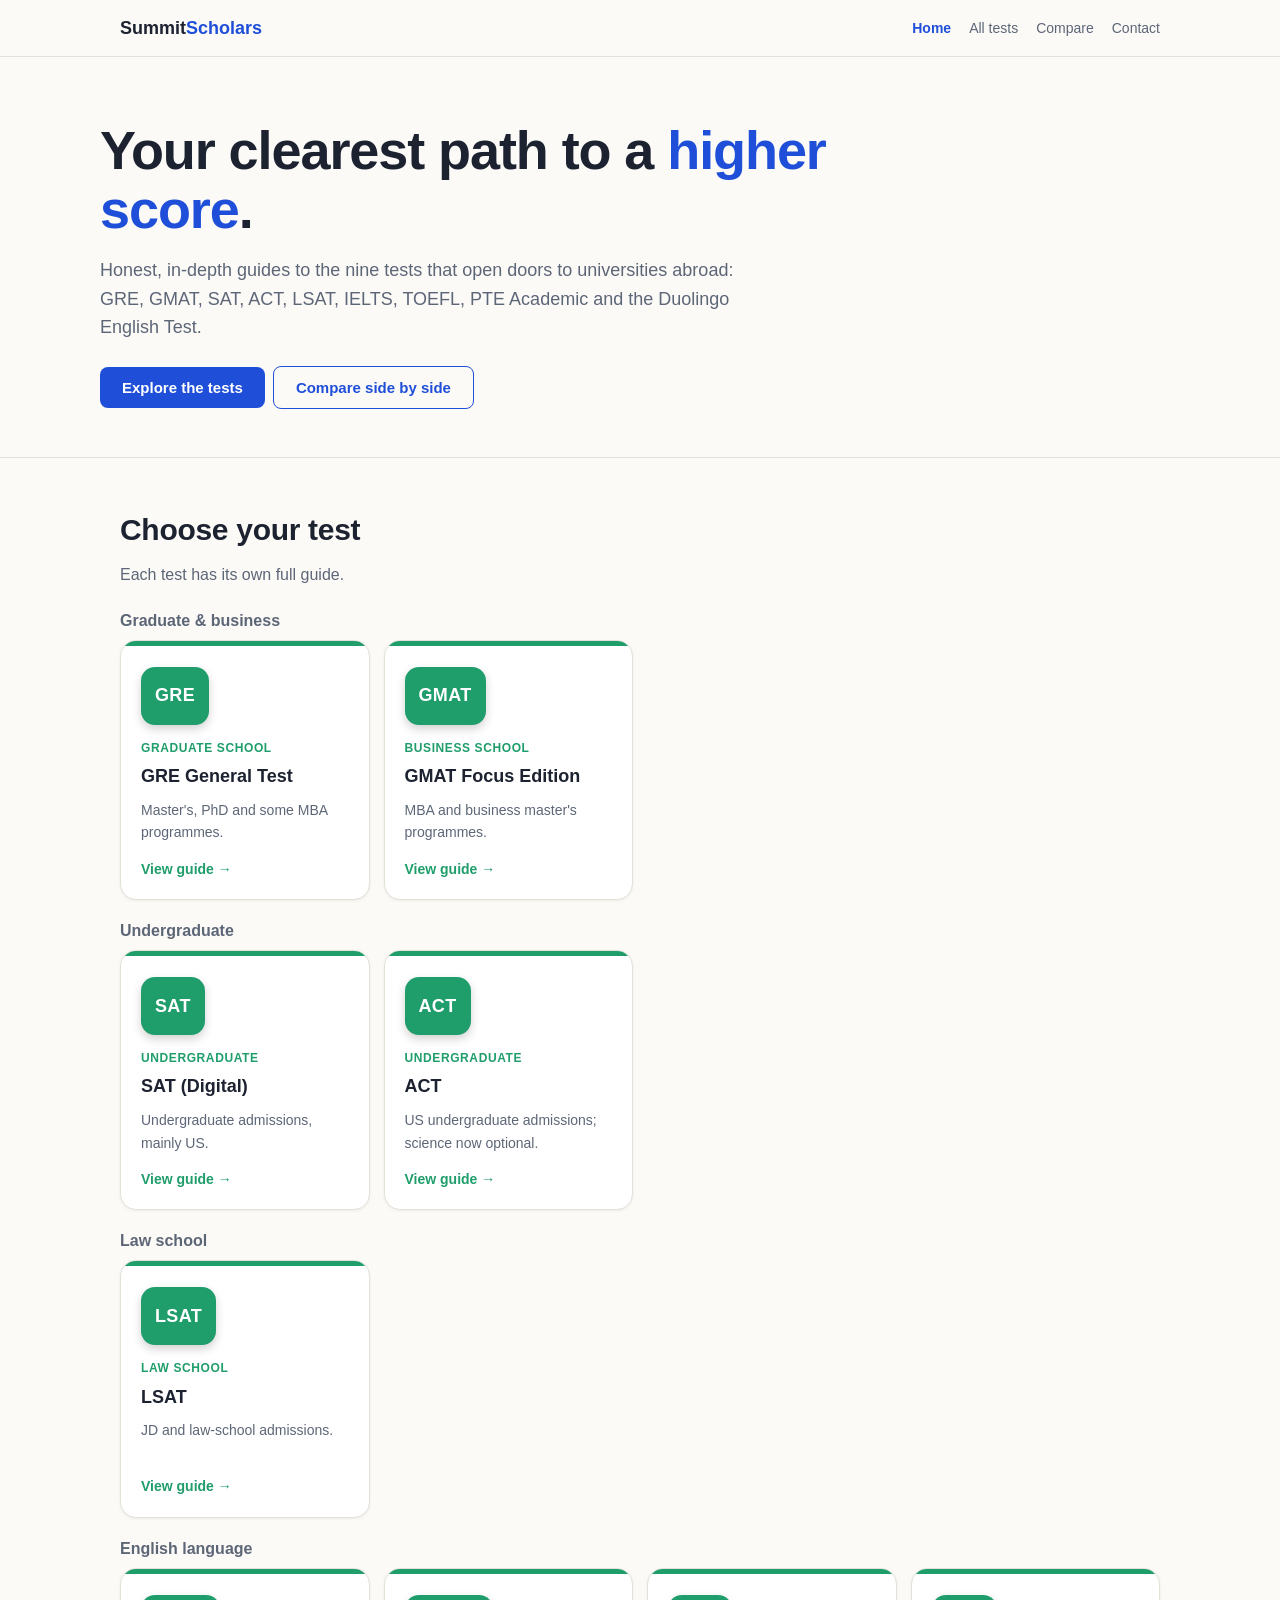
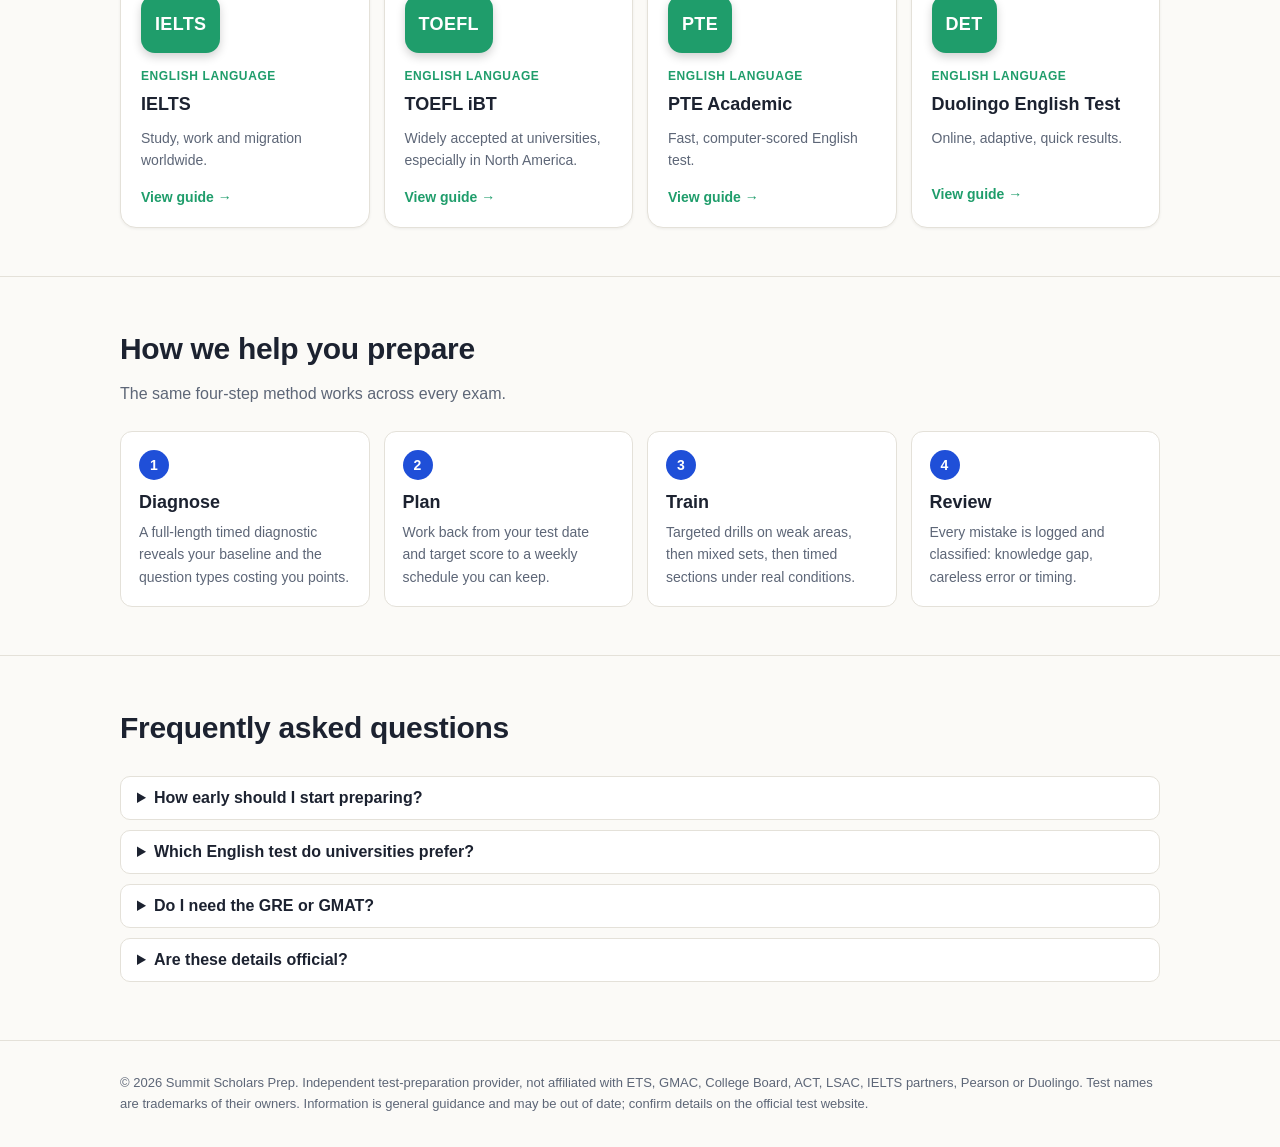
<file: index.html>
<!DOCTYPE html>
<html lang="en"><head><meta charset="utf-8"><meta name="viewport" content="width=device-width, initial-scale=1, viewport-fit=cover">
<title>Test preparation for GRE, GMAT, SAT, ACT, LSAT, IELTS, TOEFL, PTE & Duolingo | Summit Scholars Prep</title><meta name="description" content="In-depth guides and preparation for the major admission and English-language tests.">
<link rel="stylesheet" href="style.css"></head><body>
<header><div class="wrap"><nav><a class="logo" href="index.html">Summit<span>Scholars</span></a>
<div class="links"><a href="index.html" aria-current="page">Home</a><a href="tests.html">All tests</a><a href="compare.html">Compare</a><a href="contact.html">Contact</a></div></nav></div></header>
<main>
<div class="wrap hero"><h1>Your clearest path to a <em>higher score</em>.</h1>
<p>Honest, in-depth guides to the nine tests that open doors to universities abroad: GRE, GMAT, SAT, ACT, LSAT, IELTS, TOEFL, PTE Academic and the Duolingo English Test.</p>
<a class="btn" href="tests.html">Explore the tests</a><a class="btn alt" href="compare.html">Compare side by side</a></div>
<section><div class="wrap"><h2>Choose your test</h2><p class="sub">Each test has its own full guide.</p>
<h3 style="font:600 16px Arial,Helvetica,sans-serif;color:var(--mut);margin:22px 0 10px">Graduate & business</h3><div class="grid"><a class="card" data-cat="grad" href="gre.html"><div class="badge">GRE</div><span class="tag">Graduate school</span><h3>GRE General Test</h3><p>Master's, PhD and some MBA programmes.</p><span class="go">View guide <i>→</i></span></a><a class="card" data-cat="grad" href="gmat.html"><div class="badge">GMAT</div><span class="tag">Business school</span><h3>GMAT Focus Edition</h3><p>MBA and business master's programmes.</p><span class="go">View guide <i>→</i></span></a></div><h3 style="font:600 16px Arial,Helvetica,sans-serif;color:var(--mut);margin:22px 0 10px">Undergraduate</h3><div class="grid"><a class="card" data-cat="ug" href="sat.html"><div class="badge">SAT</div><span class="tag">Undergraduate</span><h3>SAT (Digital)</h3><p>Undergraduate admissions, mainly US.</p><span class="go">View guide <i>→</i></span></a><a class="card" data-cat="ug" href="act.html"><div class="badge">ACT</div><span class="tag">Undergraduate</span><h3>ACT</h3><p>US undergraduate admissions; science now optional.</p><span class="go">View guide <i>→</i></span></a></div><h3 style="font:600 16px Arial,Helvetica,sans-serif;color:var(--mut);margin:22px 0 10px">Law school</h3><div class="grid"><a class="card" data-cat="law" href="lsat.html"><div class="badge">LSAT</div><span class="tag">Law school</span><h3>LSAT</h3><p>JD and law-school admissions.</p><span class="go">View guide <i>→</i></span></a></div><h3 style="font:600 16px Arial,Helvetica,sans-serif;color:var(--mut);margin:22px 0 10px">English language</h3><div class="grid"><a class="card" data-cat="eng" href="ielts.html"><div class="badge">IELTS</div><span class="tag">English language</span><h3>IELTS</h3><p>Study, work and migration worldwide.</p><span class="go">View guide <i>→</i></span></a><a class="card" data-cat="eng" href="toefl.html"><div class="badge">TOEFL</div><span class="tag">English language</span><h3>TOEFL iBT</h3><p>Widely accepted at universities, especially in North America.</p><span class="go">View guide <i>→</i></span></a><a class="card" data-cat="eng" href="pte.html"><div class="badge">PTE</div><span class="tag">English language</span><h3>PTE Academic</h3><p>Fast, computer-scored English test.</p><span class="go">View guide <i>→</i></span></a><a class="card" data-cat="eng" href="duolingo.html"><div class="badge">DET</div><span class="tag">English language</span><h3>Duolingo English Test</h3><p>Online, adaptive, quick results.</p><span class="go">View guide <i>→</i></span></a></div></div></section>
<section><div class="wrap"><h2>How we help you prepare</h2><p class="sub">The same four-step method works across every exam.</p><div class="plan">
<div class="step"><h3>Diagnose</h3><p>A full-length timed diagnostic reveals your baseline and the question types costing you points.</p></div>
<div class="step"><h3>Plan</h3><p>Work back from your test date and target score to a weekly schedule you can keep.</p></div>
<div class="step"><h3>Train</h3><p>Targeted drills on weak areas, then mixed sets, then timed sections under real conditions.</p></div>
<div class="step"><h3>Review</h3><p>Every mistake is logged and classified: knowledge gap, careless error or timing.</p></div></div></div></section>
<section><div class="wrap"><h2>Frequently asked questions</h2><p class="sub"></p>
<details><summary>How early should I start preparing?</summary><p>Most students need 8–12 weeks for GRE, GMAT, SAT or ACT (LSAT often takes longer) and 4–8 weeks for English tests, depending on starting level.</p></details>
<details><summary>Which English test do universities prefer?</summary><p>It varies by institution. IELTS and TOEFL are the most widely accepted; PTE and Duolingo are accepted by a growing number of schools. Check each programme's admissions page.</p></details>
<details><summary>Do I need the GRE or GMAT?</summary><p>MBA and many business master's programmes take GMAT or GRE; most other graduate programmes use the GRE, and some are test-optional. Policies change yearly, so verify with each programme.</p></details>
<details><summary>Are these details official?</summary><p>No. This is an independent guide. Test makers update formats, scoring and fees, so confirm on the official sites.</p></details></div></section></main>
<footer><div class="wrap">© 2026 Summit Scholars Prep. Independent test-preparation provider, not affiliated with ETS, GMAC, College Board, ACT, LSAC, IELTS partners, Pearson or Duolingo. Test names are trademarks of their owners. Information is general guidance and may be out of date; confirm details on the official test website.</div></footer></body></html>
</file>
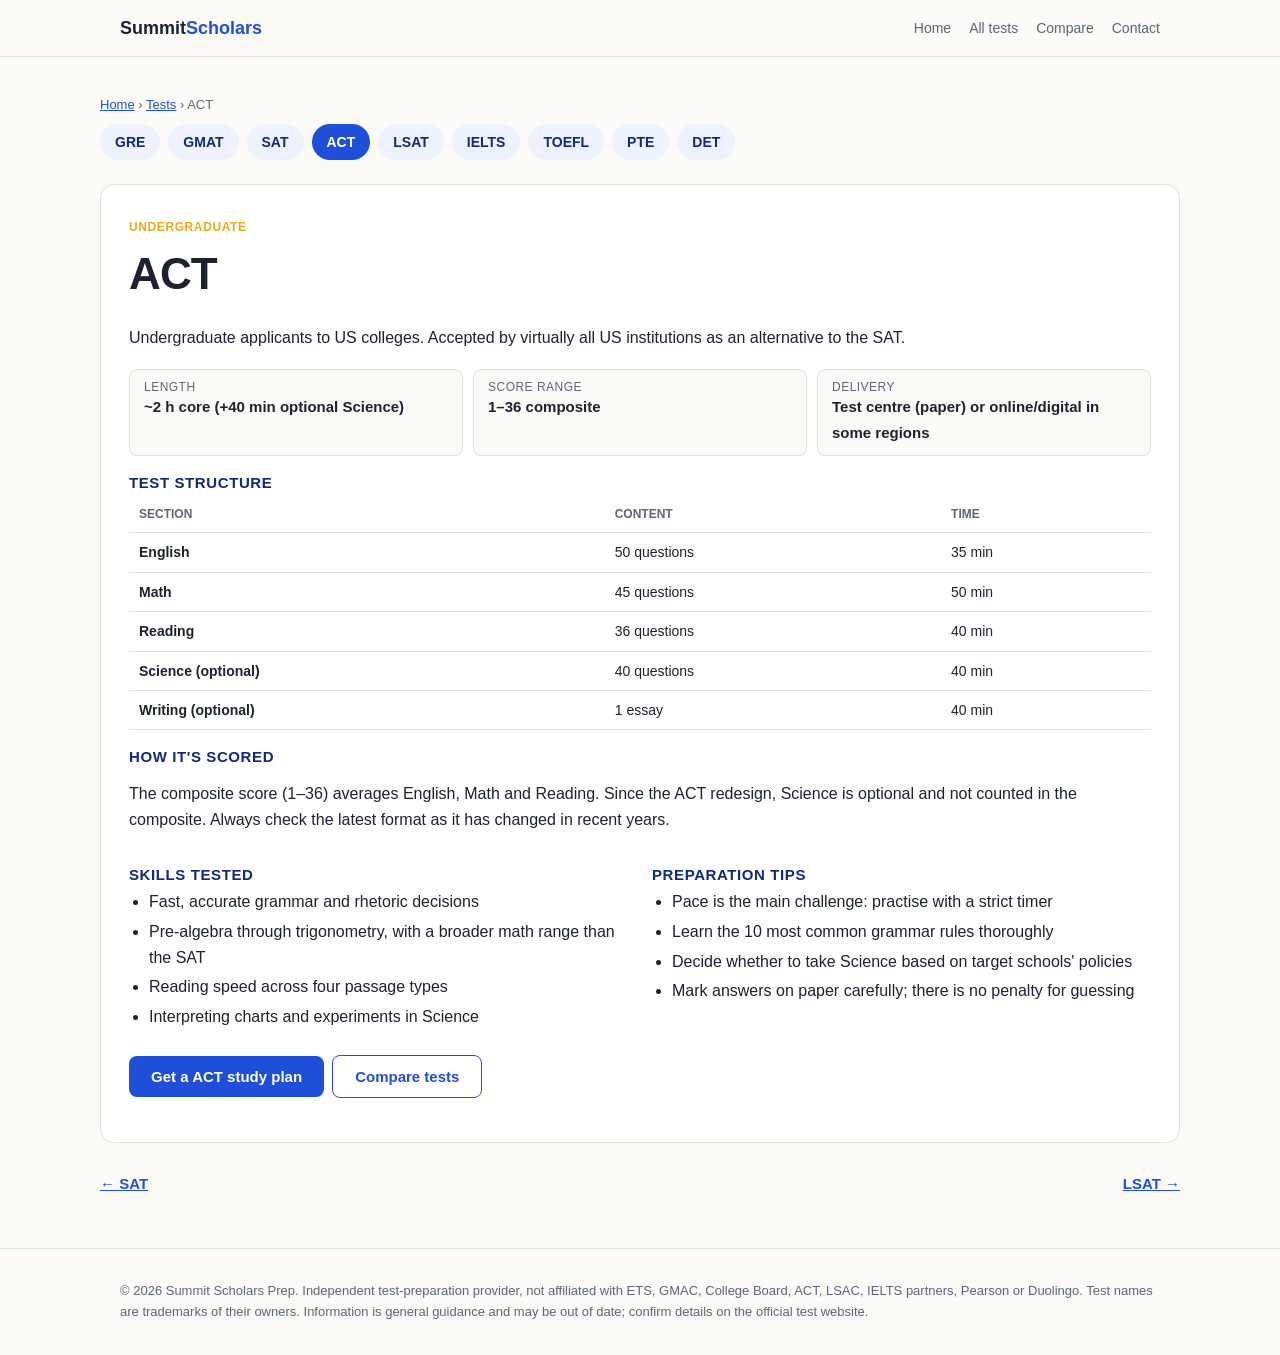
<file: act.html>
<!DOCTYPE html>
<html lang="en"><head><meta charset="utf-8"><meta name="viewport" content="width=device-width, initial-scale=1, viewport-fit=cover">
<title>ACT guide: format, scoring & tips | Summit Scholars Prep</title><meta name="description" content="ACT: structure, scoring, skills tested and preparation tips. US undergraduate admissions; science now optional.">
<link rel="stylesheet" href="style.css"></head><body>
<header><div class="wrap"><nav><a class="logo" href="index.html">Summit<span>Scholars</span></a>
<div class="links"><a href="index.html">Home</a><a href="tests.html">All tests</a><a href="compare.html">Compare</a><a href="contact.html">Contact</a></div></nav></div></header>
<main>
<div class="wrap page"><div class="crumbs"><a href="index.html">Home</a> › <a href="tests.html">Tests</a> › ACT</div>
<div class="chips"><a class="chip" href="gre.html">GRE</a><a class="chip" href="gmat.html">GMAT</a><a class="chip" href="sat.html">SAT</a><a class="chip" href="act.html" aria-current="page">ACT</a><a class="chip" href="lsat.html">LSAT</a><a class="chip" href="ielts.html">IELTS</a><a class="chip" href="toefl.html">TOEFL</a><a class="chip" href="pte.html">PTE</a><a class="chip" href="duolingo.html">DET</a></div>
<div id="detail"><span class="tag" style="font:700 12px Arial,Helvetica,sans-serif;color:var(--acc);text-transform:uppercase;letter-spacing:.05em">Undergraduate</span>
<h1>ACT</h1><p>Undergraduate applicants to US colleges. Accepted by virtually all US institutions as an alternative to the SAT.</p>
<div class="facts"><div class="fact"><small>Length</small><b>~2 h core (+40 min optional Science)</b></div><div class="fact"><small>Score range</small><b>1–36 composite</b></div><div class="fact"><small>Delivery</small><b>Test centre (paper) or online/digital in some regions</b></div></div>
<h4>Test structure</h4><div class="tbl"><table><thead><tr><th>Section</th><th>Content</th><th>Time</th></tr></thead><tbody><tr><td><b>English</b></td><td>50 questions</td><td>35 min</td></tr><tr><td><b>Math</b></td><td>45 questions</td><td>50 min</td></tr><tr><td><b>Reading</b></td><td>36 questions</td><td>40 min</td></tr><tr><td><b>Science (optional)</b></td><td>40 questions</td><td>40 min</td></tr><tr><td><b>Writing (optional)</b></td><td>1 essay</td><td>40 min</td></tr></tbody></table></div>
<h4>How it's scored</h4><p>The composite score (1–36) averages English, Math and Reading. Since the ACT redesign, Science is optional and not counted in the composite. Always check the latest format as it has changed in recent years.</p>
<div class="cols"><div><h4>Skills tested</h4><ul><li>Fast, accurate grammar and rhetoric decisions</li><li>Pre-algebra through trigonometry, with a broader math range than the SAT</li><li>Reading speed across four passage types</li><li>Interpreting charts and experiments in Science</li></ul></div><div><h4>Preparation tips</h4><ul><li>Pace is the main challenge: practise with a strict timer</li><li>Learn the 10 most common grammar rules thoroughly</li><li>Decide whether to take Science based on target schools' policies</li><li>Mark answers on paper carefully; there is no penalty for guessing</li></ul></div></div>
<p style="margin-top:20px"><a class="btn" href="contact.html">Get a ACT study plan</a><a class="btn alt" href="compare.html">Compare tests</a></p></div>
<div class="pager"><a href="sat.html">← SAT</a><a href="lsat.html">LSAT →</a></div></div></main>
<footer><div class="wrap">© 2026 Summit Scholars Prep. Independent test-preparation provider, not affiliated with ETS, GMAC, College Board, ACT, LSAC, IELTS partners, Pearson or Duolingo. Test names are trademarks of their owners. Information is general guidance and may be out of date; confirm details on the official test website.</div></footer></body></html>
</file>
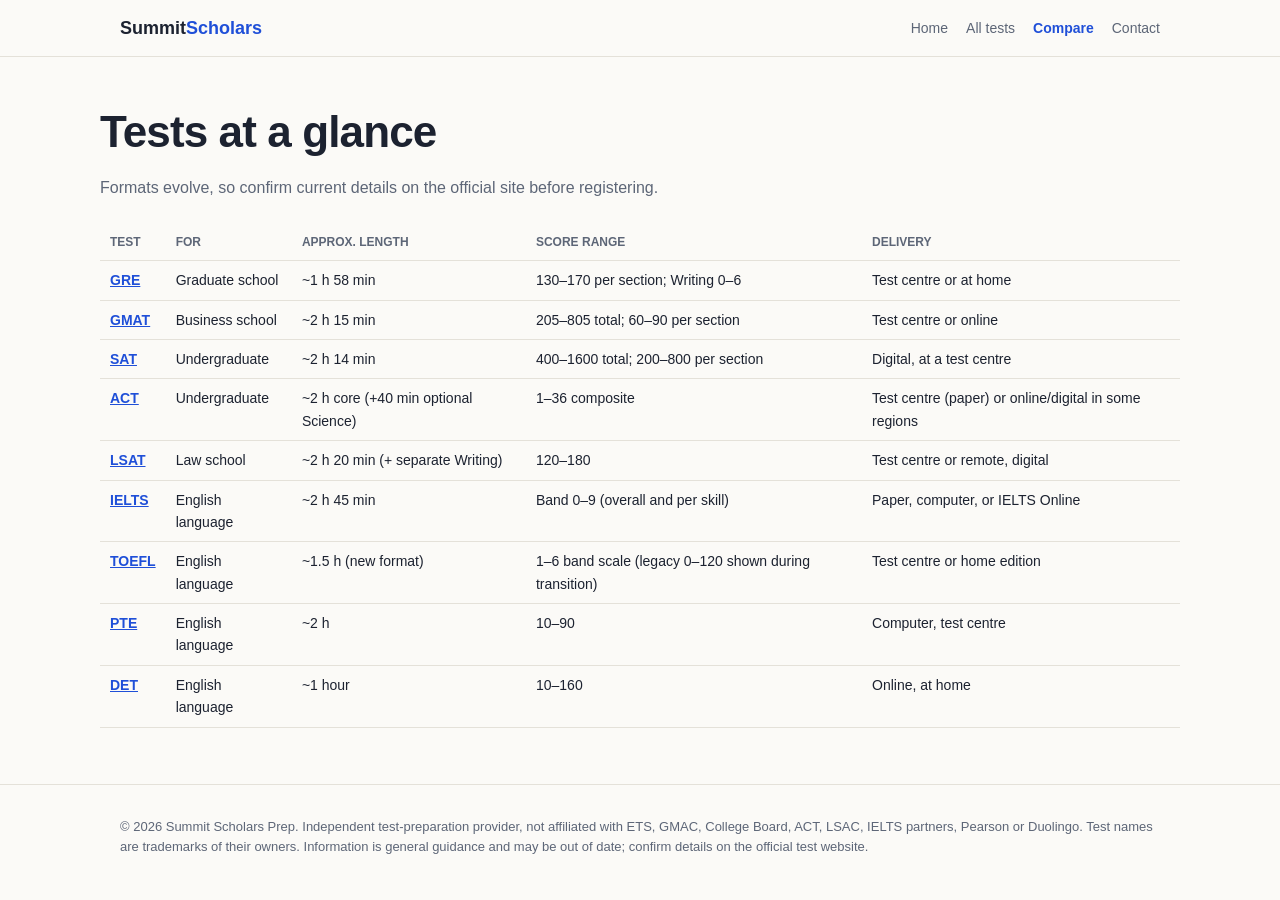
<file: compare.html>
<!DOCTYPE html>
<html lang="en"><head><meta charset="utf-8"><meta name="viewport" content="width=device-width, initial-scale=1, viewport-fit=cover">
<title>Compare admission tests | Summit Scholars Prep</title><meta name="description" content="Side-by-side comparison of GRE, GMAT, SAT, ACT, LSAT, IELTS, TOEFL, PTE and Duolingo.">
<link rel="stylesheet" href="style.css"></head><body>
<header><div class="wrap"><nav><a class="logo" href="index.html">Summit<span>Scholars</span></a>
<div class="links"><a href="index.html">Home</a><a href="tests.html">All tests</a><a href="compare.html" aria-current="page">Compare</a><a href="contact.html">Contact</a></div></nav></div></header>
<main>
<div class="wrap page"><h1>Tests at a glance</h1><p class="sub">Formats evolve, so confirm current details on the official site before registering.</p>
<div class="tbl"><table class="cmp"><thead><tr><th>Test</th><th>For</th><th>Approx. length</th><th>Score range</th><th>Delivery</th></tr></thead><tbody><tr><td><a href="gre.html">GRE</a></td><td>Graduate school</td><td>~1 h 58 min</td><td>130–170 per section; Writing 0–6</td><td>Test centre or at home</td></tr><tr><td><a href="gmat.html">GMAT</a></td><td>Business school</td><td>~2 h 15 min</td><td>205–805 total; 60–90 per section</td><td>Test centre or online</td></tr><tr><td><a href="sat.html">SAT</a></td><td>Undergraduate</td><td>~2 h 14 min</td><td>400–1600 total; 200–800 per section</td><td>Digital, at a test centre</td></tr><tr><td><a href="act.html">ACT</a></td><td>Undergraduate</td><td>~2 h core (+40 min optional Science)</td><td>1–36 composite</td><td>Test centre (paper) or online/digital in some regions</td></tr><tr><td><a href="lsat.html">LSAT</a></td><td>Law school</td><td>~2 h 20 min (+ separate Writing)</td><td>120–180</td><td>Test centre or remote, digital</td></tr><tr><td><a href="ielts.html">IELTS</a></td><td>English language</td><td>~2 h 45 min</td><td>Band 0–9 (overall and per skill)</td><td>Paper, computer, or IELTS Online</td></tr><tr><td><a href="toefl.html">TOEFL</a></td><td>English language</td><td>~1.5 h (new format)</td><td>1–6 band scale (legacy 0–120 shown during transition)</td><td>Test centre or home edition</td></tr><tr><td><a href="pte.html">PTE</a></td><td>English language</td><td>~2 h</td><td>10–90</td><td>Computer, test centre</td></tr><tr><td><a href="duolingo.html">DET</a></td><td>English language</td><td>~1 hour</td><td>10–160</td><td>Online, at home</td></tr></tbody></table></div></div></main>
<footer><div class="wrap">© 2026 Summit Scholars Prep. Independent test-preparation provider, not affiliated with ETS, GMAC, College Board, ACT, LSAC, IELTS partners, Pearson or Duolingo. Test names are trademarks of their owners. Information is general guidance and may be out of date; confirm details on the official test website.</div></footer></body></html>
</file>
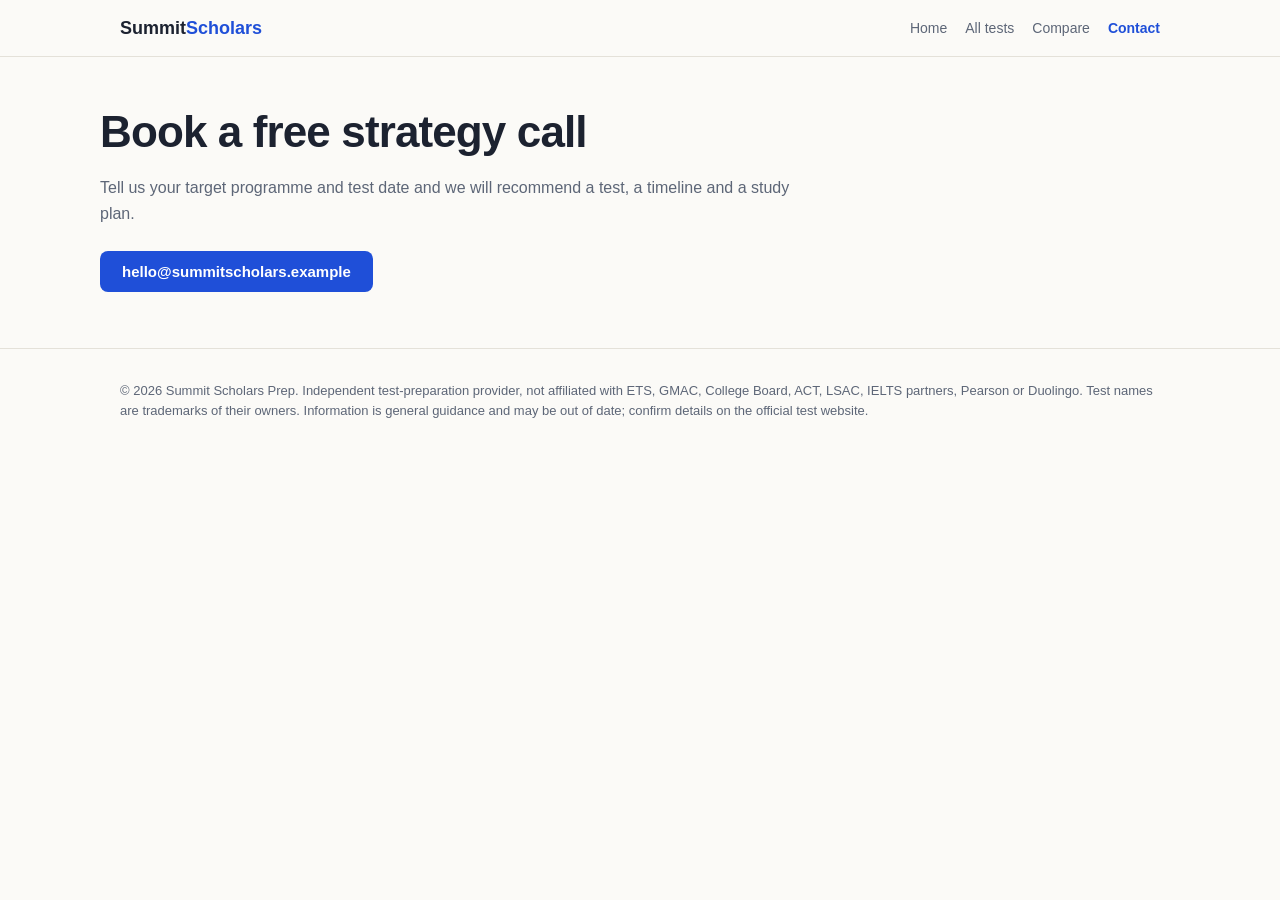
<file: contact.html>
<!DOCTYPE html>
<html lang="en"><head><meta charset="utf-8"><meta name="viewport" content="width=device-width, initial-scale=1, viewport-fit=cover">
<title>Book a free strategy call | Summit Scholars Prep</title><meta name="description" content="Contact Summit Scholars Prep for a personalised test-prep plan.">
<link rel="stylesheet" href="style.css"></head><body>
<header><div class="wrap"><nav><a class="logo" href="index.html">Summit<span>Scholars</span></a>
<div class="links"><a href="index.html">Home</a><a href="tests.html">All tests</a><a href="compare.html">Compare</a><a href="contact.html" aria-current="page">Contact</a></div></nav></div></header>
<main>
<div class="wrap page"><h1>Book a free strategy call</h1><p class="sub">Tell us your target programme and test date and we will recommend a test, a timeline and a study plan.</p>
<a class="btn" href="mailto:hello@summitscholars.example">hello@summitscholars.example</a></div></main>
<footer><div class="wrap">© 2026 Summit Scholars Prep. Independent test-preparation provider, not affiliated with ETS, GMAC, College Board, ACT, LSAC, IELTS partners, Pearson or Duolingo. Test names are trademarks of their owners. Information is general guidance and may be out of date; confirm details on the official test website.</div></footer></body></html>
</file>
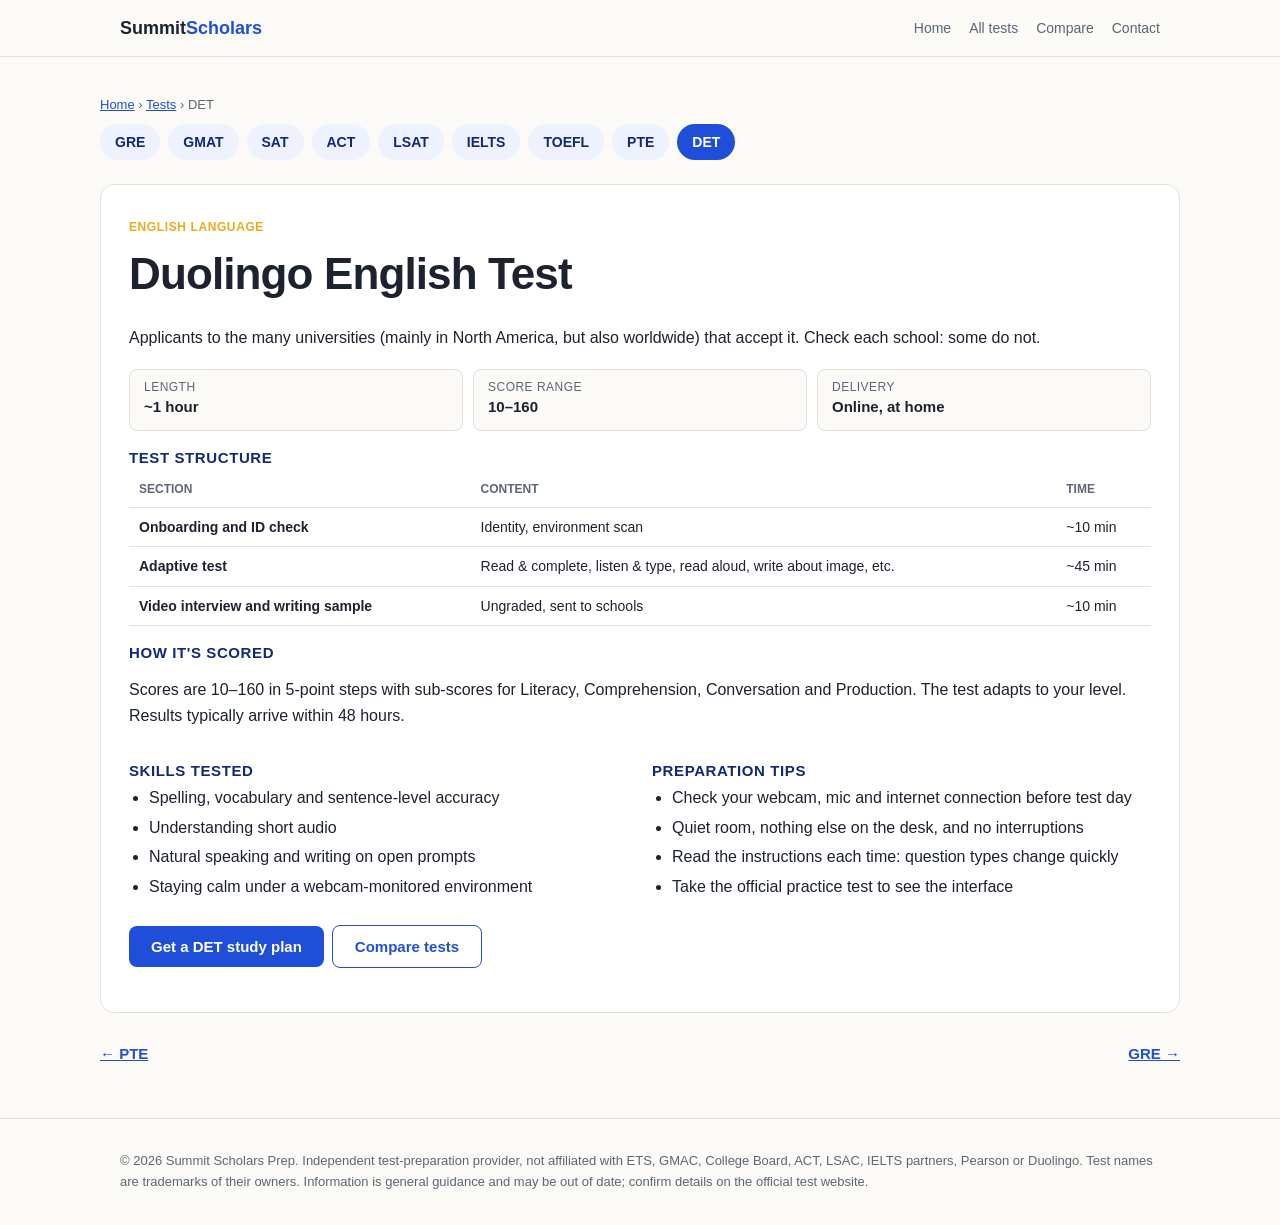
<file: duolingo.html>
<!DOCTYPE html>
<html lang="en"><head><meta charset="utf-8"><meta name="viewport" content="width=device-width, initial-scale=1, viewport-fit=cover">
<title>Duolingo English Test guide: format, scoring & tips | Summit Scholars Prep</title><meta name="description" content="Duolingo English Test: structure, scoring, skills tested and preparation tips. Online, adaptive, quick results.">
<link rel="stylesheet" href="style.css"></head><body>
<header><div class="wrap"><nav><a class="logo" href="index.html">Summit<span>Scholars</span></a>
<div class="links"><a href="index.html">Home</a><a href="tests.html">All tests</a><a href="compare.html">Compare</a><a href="contact.html">Contact</a></div></nav></div></header>
<main>
<div class="wrap page"><div class="crumbs"><a href="index.html">Home</a> › <a href="tests.html">Tests</a> › DET</div>
<div class="chips"><a class="chip" href="gre.html">GRE</a><a class="chip" href="gmat.html">GMAT</a><a class="chip" href="sat.html">SAT</a><a class="chip" href="act.html">ACT</a><a class="chip" href="lsat.html">LSAT</a><a class="chip" href="ielts.html">IELTS</a><a class="chip" href="toefl.html">TOEFL</a><a class="chip" href="pte.html">PTE</a><a class="chip" href="duolingo.html" aria-current="page">DET</a></div>
<div id="detail"><span class="tag" style="font:700 12px Arial,Helvetica,sans-serif;color:var(--acc);text-transform:uppercase;letter-spacing:.05em">English language</span>
<h1>Duolingo English Test</h1><p>Applicants to the many universities (mainly in North America, but also worldwide) that accept it. Check each school: some do not.</p>
<div class="facts"><div class="fact"><small>Length</small><b>~1 hour</b></div><div class="fact"><small>Score range</small><b>10–160</b></div><div class="fact"><small>Delivery</small><b>Online, at home</b></div></div>
<h4>Test structure</h4><div class="tbl"><table><thead><tr><th>Section</th><th>Content</th><th>Time</th></tr></thead><tbody><tr><td><b>Onboarding and ID check</b></td><td>Identity, environment scan</td><td>~10 min</td></tr><tr><td><b>Adaptive test</b></td><td>Read & complete, listen & type, read aloud, write about image, etc.</td><td>~45 min</td></tr><tr><td><b>Video interview and writing sample</b></td><td>Ungraded, sent to schools</td><td>~10 min</td></tr></tbody></table></div>
<h4>How it's scored</h4><p>Scores are 10–160 in 5-point steps with sub-scores for Literacy, Comprehension, Conversation and Production. The test adapts to your level. Results typically arrive within 48 hours.</p>
<div class="cols"><div><h4>Skills tested</h4><ul><li>Spelling, vocabulary and sentence-level accuracy</li><li>Understanding short audio</li><li>Natural speaking and writing on open prompts</li><li>Staying calm under a webcam-monitored environment</li></ul></div><div><h4>Preparation tips</h4><ul><li>Check your webcam, mic and internet connection before test day</li><li>Quiet room, nothing else on the desk, and no interruptions</li><li>Read the instructions each time: question types change quickly</li><li>Take the official practice test to see the interface</li></ul></div></div>
<p style="margin-top:20px"><a class="btn" href="contact.html">Get a DET study plan</a><a class="btn alt" href="compare.html">Compare tests</a></p></div>
<div class="pager"><a href="pte.html">← PTE</a><a href="gre.html">GRE →</a></div></div></main>
<footer><div class="wrap">© 2026 Summit Scholars Prep. Independent test-preparation provider, not affiliated with ETS, GMAC, College Board, ACT, LSAC, IELTS partners, Pearson or Duolingo. Test names are trademarks of their owners. Information is general guidance and may be out of date; confirm details on the official test website.</div></footer></body></html>
</file>
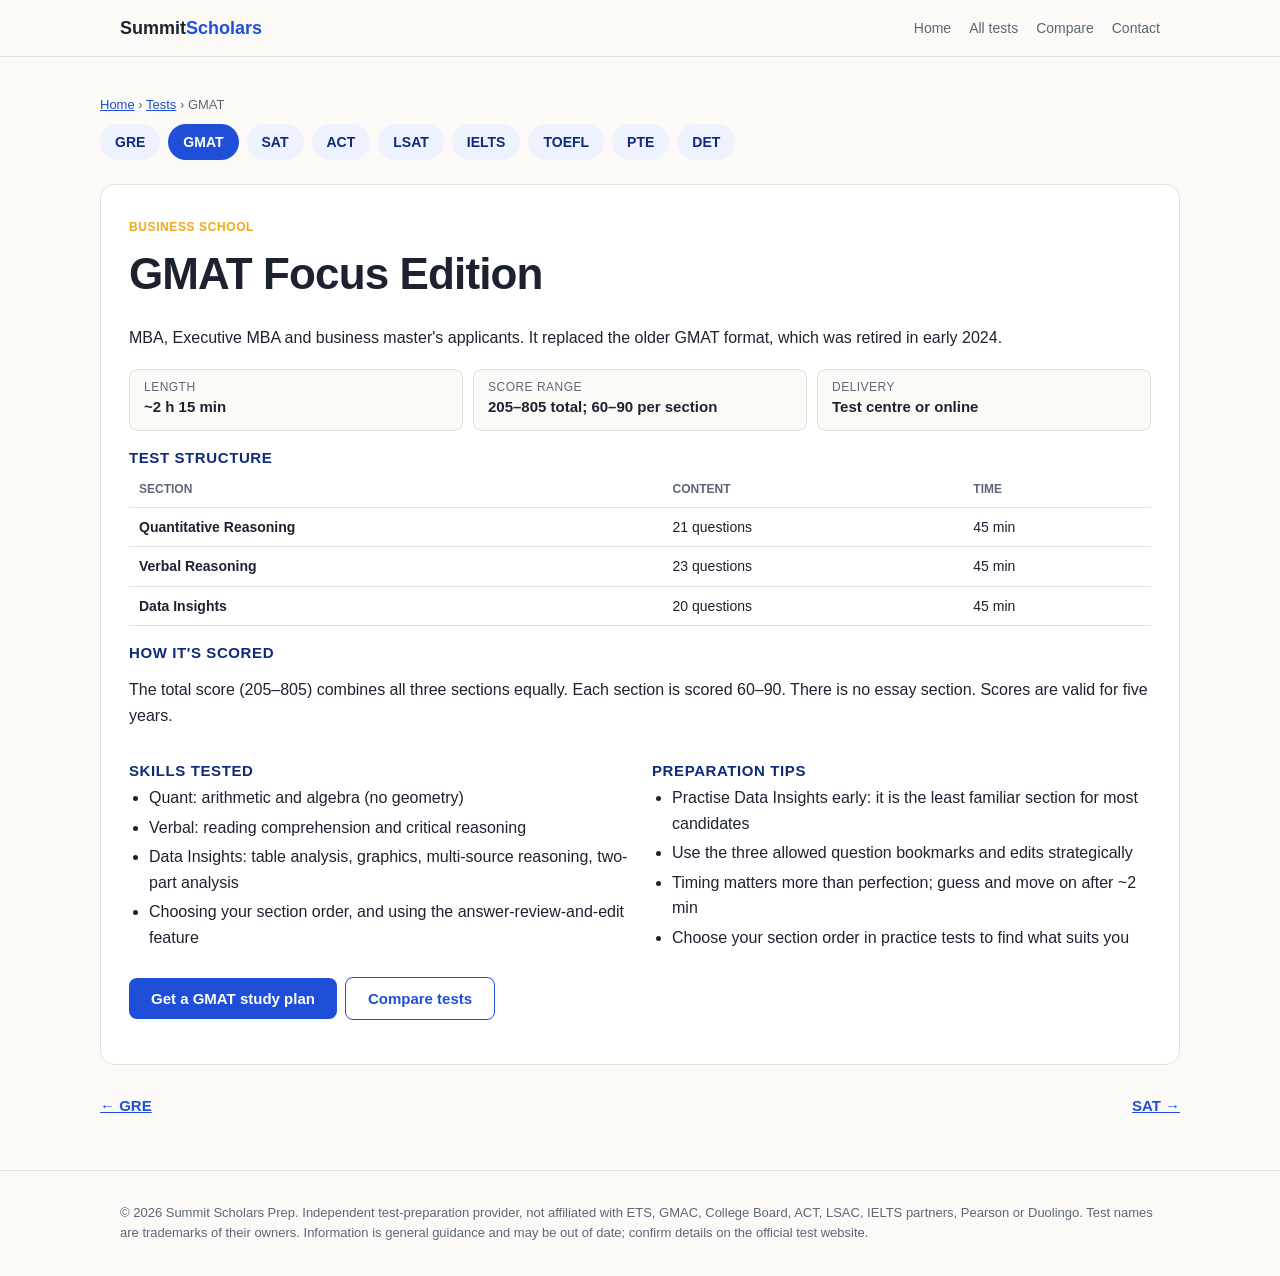
<file: gmat.html>
<!DOCTYPE html>
<html lang="en"><head><meta charset="utf-8"><meta name="viewport" content="width=device-width, initial-scale=1, viewport-fit=cover">
<title>GMAT Focus Edition guide: format, scoring & tips | Summit Scholars Prep</title><meta name="description" content="GMAT Focus Edition: structure, scoring, skills tested and preparation tips. MBA and business master's programmes.">
<link rel="stylesheet" href="style.css"></head><body>
<header><div class="wrap"><nav><a class="logo" href="index.html">Summit<span>Scholars</span></a>
<div class="links"><a href="index.html">Home</a><a href="tests.html">All tests</a><a href="compare.html">Compare</a><a href="contact.html">Contact</a></div></nav></div></header>
<main>
<div class="wrap page"><div class="crumbs"><a href="index.html">Home</a> › <a href="tests.html">Tests</a> › GMAT</div>
<div class="chips"><a class="chip" href="gre.html">GRE</a><a class="chip" href="gmat.html" aria-current="page">GMAT</a><a class="chip" href="sat.html">SAT</a><a class="chip" href="act.html">ACT</a><a class="chip" href="lsat.html">LSAT</a><a class="chip" href="ielts.html">IELTS</a><a class="chip" href="toefl.html">TOEFL</a><a class="chip" href="pte.html">PTE</a><a class="chip" href="duolingo.html">DET</a></div>
<div id="detail"><span class="tag" style="font:700 12px Arial,Helvetica,sans-serif;color:var(--acc);text-transform:uppercase;letter-spacing:.05em">Business school</span>
<h1>GMAT Focus Edition</h1><p>MBA, Executive MBA and business master's applicants. It replaced the older GMAT format, which was retired in early 2024.</p>
<div class="facts"><div class="fact"><small>Length</small><b>~2 h 15 min</b></div><div class="fact"><small>Score range</small><b>205–805 total; 60–90 per section</b></div><div class="fact"><small>Delivery</small><b>Test centre or online</b></div></div>
<h4>Test structure</h4><div class="tbl"><table><thead><tr><th>Section</th><th>Content</th><th>Time</th></tr></thead><tbody><tr><td><b>Quantitative Reasoning</b></td><td>21 questions</td><td>45 min</td></tr><tr><td><b>Verbal Reasoning</b></td><td>23 questions</td><td>45 min</td></tr><tr><td><b>Data Insights</b></td><td>20 questions</td><td>45 min</td></tr></tbody></table></div>
<h4>How it's scored</h4><p>The total score (205–805) combines all three sections equally. Each section is scored 60–90. There is no essay section. Scores are valid for five years.</p>
<div class="cols"><div><h4>Skills tested</h4><ul><li>Quant: arithmetic and algebra (no geometry)</li><li>Verbal: reading comprehension and critical reasoning</li><li>Data Insights: table analysis, graphics, multi-source reasoning, two-part analysis</li><li>Choosing your section order, and using the answer-review-and-edit feature</li></ul></div><div><h4>Preparation tips</h4><ul><li>Practise Data Insights early: it is the least familiar section for most candidates</li><li>Use the three allowed question bookmarks and edits strategically</li><li>Timing matters more than perfection; guess and move on after ~2 min</li><li>Choose your section order in practice tests to find what suits you</li></ul></div></div>
<p style="margin-top:20px"><a class="btn" href="contact.html">Get a GMAT study plan</a><a class="btn alt" href="compare.html">Compare tests</a></p></div>
<div class="pager"><a href="gre.html">← GRE</a><a href="sat.html">SAT →</a></div></div></main>
<footer><div class="wrap">© 2026 Summit Scholars Prep. Independent test-preparation provider, not affiliated with ETS, GMAC, College Board, ACT, LSAC, IELTS partners, Pearson or Duolingo. Test names are trademarks of their owners. Information is general guidance and may be out of date; confirm details on the official test website.</div></footer></body></html>
</file>
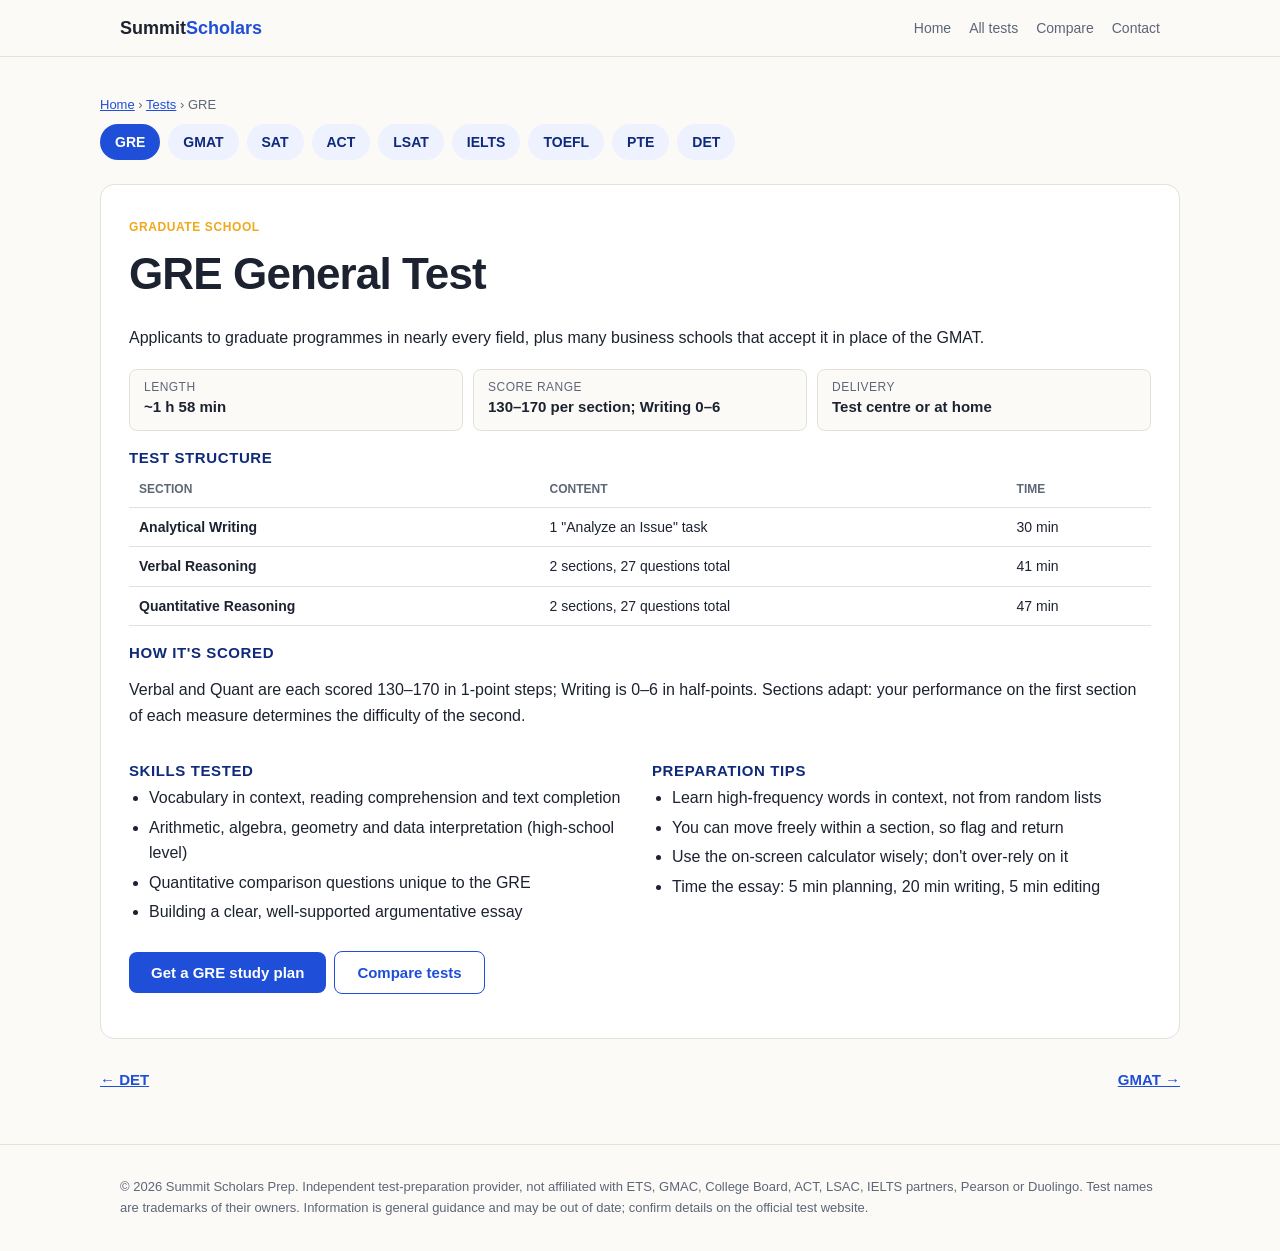
<file: gre.html>
<!DOCTYPE html>
<html lang="en"><head><meta charset="utf-8"><meta name="viewport" content="width=device-width, initial-scale=1, viewport-fit=cover">
<title>GRE General Test guide: format, scoring & tips | Summit Scholars Prep</title><meta name="description" content="GRE General Test: structure, scoring, skills tested and preparation tips. Master's, PhD and some MBA programmes.">
<link rel="stylesheet" href="style.css"></head><body>
<header><div class="wrap"><nav><a class="logo" href="index.html">Summit<span>Scholars</span></a>
<div class="links"><a href="index.html">Home</a><a href="tests.html">All tests</a><a href="compare.html">Compare</a><a href="contact.html">Contact</a></div></nav></div></header>
<main>
<div class="wrap page"><div class="crumbs"><a href="index.html">Home</a> › <a href="tests.html">Tests</a> › GRE</div>
<div class="chips"><a class="chip" href="gre.html" aria-current="page">GRE</a><a class="chip" href="gmat.html">GMAT</a><a class="chip" href="sat.html">SAT</a><a class="chip" href="act.html">ACT</a><a class="chip" href="lsat.html">LSAT</a><a class="chip" href="ielts.html">IELTS</a><a class="chip" href="toefl.html">TOEFL</a><a class="chip" href="pte.html">PTE</a><a class="chip" href="duolingo.html">DET</a></div>
<div id="detail"><span class="tag" style="font:700 12px Arial,Helvetica,sans-serif;color:var(--acc);text-transform:uppercase;letter-spacing:.05em">Graduate school</span>
<h1>GRE General Test</h1><p>Applicants to graduate programmes in nearly every field, plus many business schools that accept it in place of the GMAT.</p>
<div class="facts"><div class="fact"><small>Length</small><b>~1 h 58 min</b></div><div class="fact"><small>Score range</small><b>130–170 per section; Writing 0–6</b></div><div class="fact"><small>Delivery</small><b>Test centre or at home</b></div></div>
<h4>Test structure</h4><div class="tbl"><table><thead><tr><th>Section</th><th>Content</th><th>Time</th></tr></thead><tbody><tr><td><b>Analytical Writing</b></td><td>1 "Analyze an Issue" task</td><td>30 min</td></tr><tr><td><b>Verbal Reasoning</b></td><td>2 sections, 27 questions total</td><td>41 min</td></tr><tr><td><b>Quantitative Reasoning</b></td><td>2 sections, 27 questions total</td><td>47 min</td></tr></tbody></table></div>
<h4>How it's scored</h4><p>Verbal and Quant are each scored 130–170 in 1-point steps; Writing is 0–6 in half-points. Sections adapt: your performance on the first section of each measure determines the difficulty of the second.</p>
<div class="cols"><div><h4>Skills tested</h4><ul><li>Vocabulary in context, reading comprehension and text completion</li><li>Arithmetic, algebra, geometry and data interpretation (high-school level)</li><li>Quantitative comparison questions unique to the GRE</li><li>Building a clear, well-supported argumentative essay</li></ul></div><div><h4>Preparation tips</h4><ul><li>Learn high-frequency words in context, not from random lists</li><li>You can move freely within a section, so flag and return</li><li>Use the on-screen calculator wisely; don't over-rely on it</li><li>Time the essay: 5 min planning, 20 min writing, 5 min editing</li></ul></div></div>
<p style="margin-top:20px"><a class="btn" href="contact.html">Get a GRE study plan</a><a class="btn alt" href="compare.html">Compare tests</a></p></div>
<div class="pager"><a href="duolingo.html">← DET</a><a href="gmat.html">GMAT →</a></div></div></main>
<footer><div class="wrap">© 2026 Summit Scholars Prep. Independent test-preparation provider, not affiliated with ETS, GMAC, College Board, ACT, LSAC, IELTS partners, Pearson or Duolingo. Test names are trademarks of their owners. Information is general guidance and may be out of date; confirm details on the official test website.</div></footer></body></html>
</file>
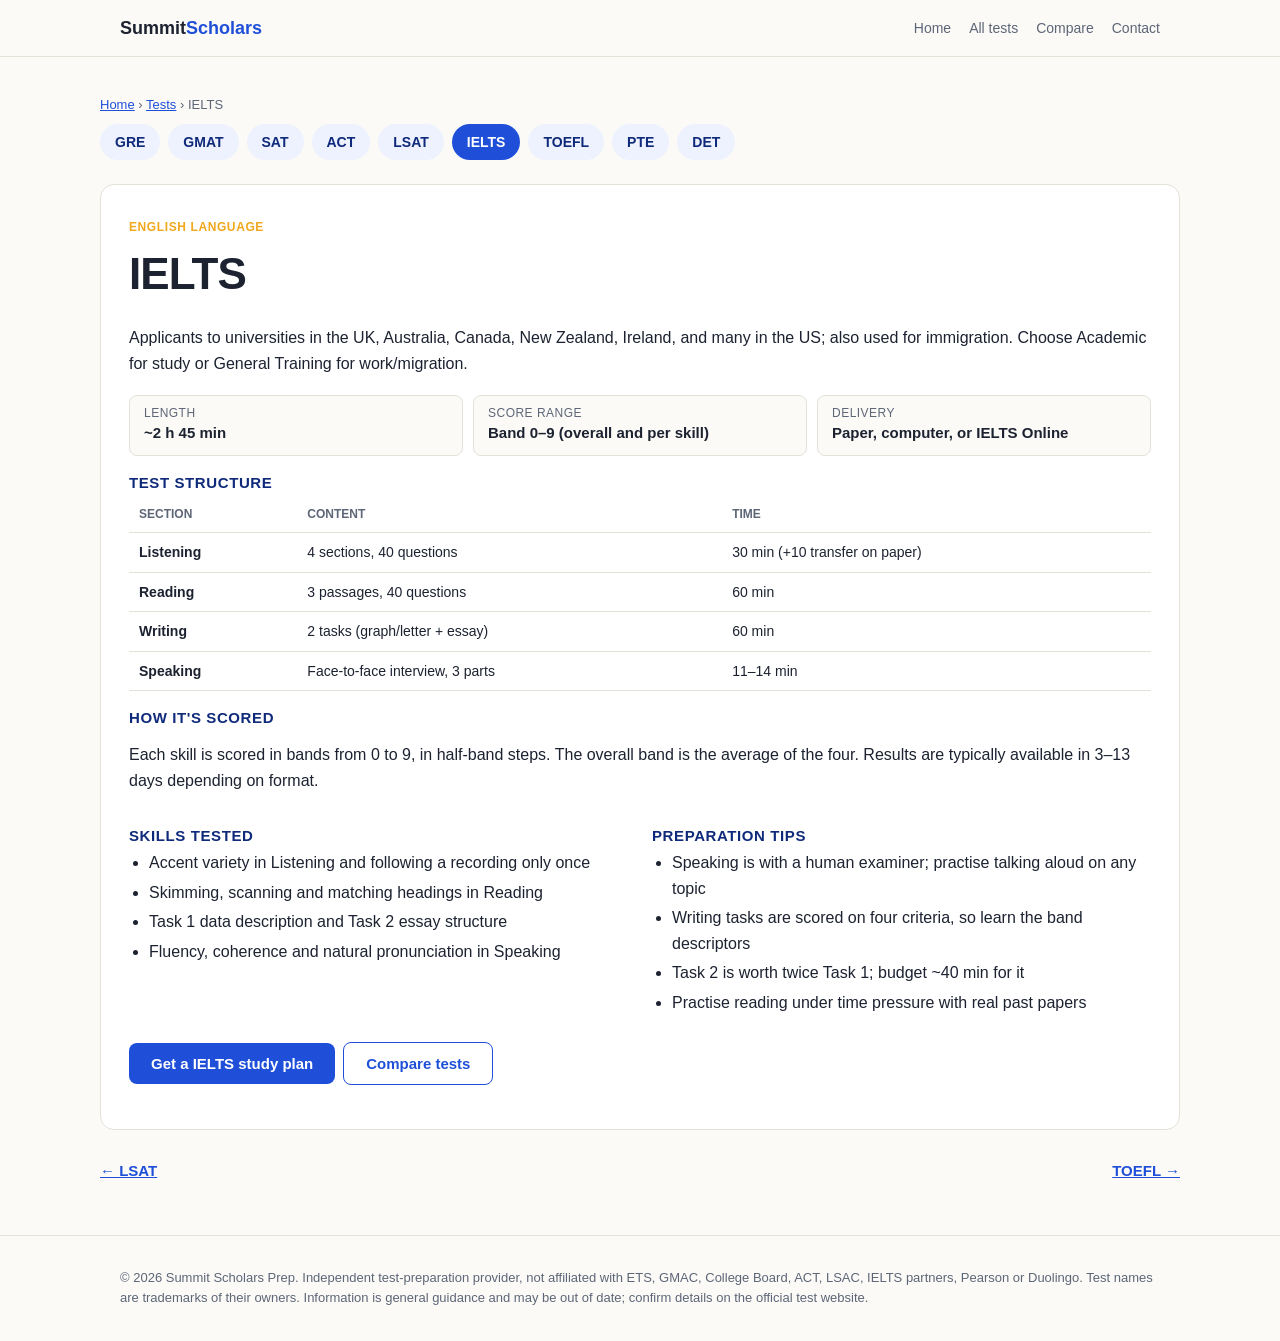
<file: ielts.html>
<!DOCTYPE html>
<html lang="en"><head><meta charset="utf-8"><meta name="viewport" content="width=device-width, initial-scale=1, viewport-fit=cover">
<title>IELTS guide: format, scoring & tips | Summit Scholars Prep</title><meta name="description" content="IELTS: structure, scoring, skills tested and preparation tips. Study, work and migration worldwide.">
<link rel="stylesheet" href="style.css"></head><body>
<header><div class="wrap"><nav><a class="logo" href="index.html">Summit<span>Scholars</span></a>
<div class="links"><a href="index.html">Home</a><a href="tests.html">All tests</a><a href="compare.html">Compare</a><a href="contact.html">Contact</a></div></nav></div></header>
<main>
<div class="wrap page"><div class="crumbs"><a href="index.html">Home</a> › <a href="tests.html">Tests</a> › IELTS</div>
<div class="chips"><a class="chip" href="gre.html">GRE</a><a class="chip" href="gmat.html">GMAT</a><a class="chip" href="sat.html">SAT</a><a class="chip" href="act.html">ACT</a><a class="chip" href="lsat.html">LSAT</a><a class="chip" href="ielts.html" aria-current="page">IELTS</a><a class="chip" href="toefl.html">TOEFL</a><a class="chip" href="pte.html">PTE</a><a class="chip" href="duolingo.html">DET</a></div>
<div id="detail"><span class="tag" style="font:700 12px Arial,Helvetica,sans-serif;color:var(--acc);text-transform:uppercase;letter-spacing:.05em">English language</span>
<h1>IELTS</h1><p>Applicants to universities in the UK, Australia, Canada, New Zealand, Ireland, and many in the US; also used for immigration. Choose Academic for study or General Training for work/migration.</p>
<div class="facts"><div class="fact"><small>Length</small><b>~2 h 45 min</b></div><div class="fact"><small>Score range</small><b>Band 0–9 (overall and per skill)</b></div><div class="fact"><small>Delivery</small><b>Paper, computer, or IELTS Online</b></div></div>
<h4>Test structure</h4><div class="tbl"><table><thead><tr><th>Section</th><th>Content</th><th>Time</th></tr></thead><tbody><tr><td><b>Listening</b></td><td>4 sections, 40 questions</td><td>30 min (+10 transfer on paper)</td></tr><tr><td><b>Reading</b></td><td>3 passages, 40 questions</td><td>60 min</td></tr><tr><td><b>Writing</b></td><td>2 tasks (graph/letter + essay)</td><td>60 min</td></tr><tr><td><b>Speaking</b></td><td>Face-to-face interview, 3 parts</td><td>11–14 min</td></tr></tbody></table></div>
<h4>How it's scored</h4><p>Each skill is scored in bands from 0 to 9, in half-band steps. The overall band is the average of the four. Results are typically available in 3–13 days depending on format.</p>
<div class="cols"><div><h4>Skills tested</h4><ul><li>Accent variety in Listening and following a recording only once</li><li>Skimming, scanning and matching headings in Reading</li><li>Task 1 data description and Task 2 essay structure</li><li>Fluency, coherence and natural pronunciation in Speaking</li></ul></div><div><h4>Preparation tips</h4><ul><li>Speaking is with a human examiner; practise talking aloud on any topic</li><li>Writing tasks are scored on four criteria, so learn the band descriptors</li><li>Task 2 is worth twice Task 1; budget ~40 min for it</li><li>Practise reading under time pressure with real past papers</li></ul></div></div>
<p style="margin-top:20px"><a class="btn" href="contact.html">Get a IELTS study plan</a><a class="btn alt" href="compare.html">Compare tests</a></p></div>
<div class="pager"><a href="lsat.html">← LSAT</a><a href="toefl.html">TOEFL →</a></div></div></main>
<footer><div class="wrap">© 2026 Summit Scholars Prep. Independent test-preparation provider, not affiliated with ETS, GMAC, College Board, ACT, LSAC, IELTS partners, Pearson or Duolingo. Test names are trademarks of their owners. Information is general guidance and may be out of date; confirm details on the official test website.</div></footer></body></html>
</file>
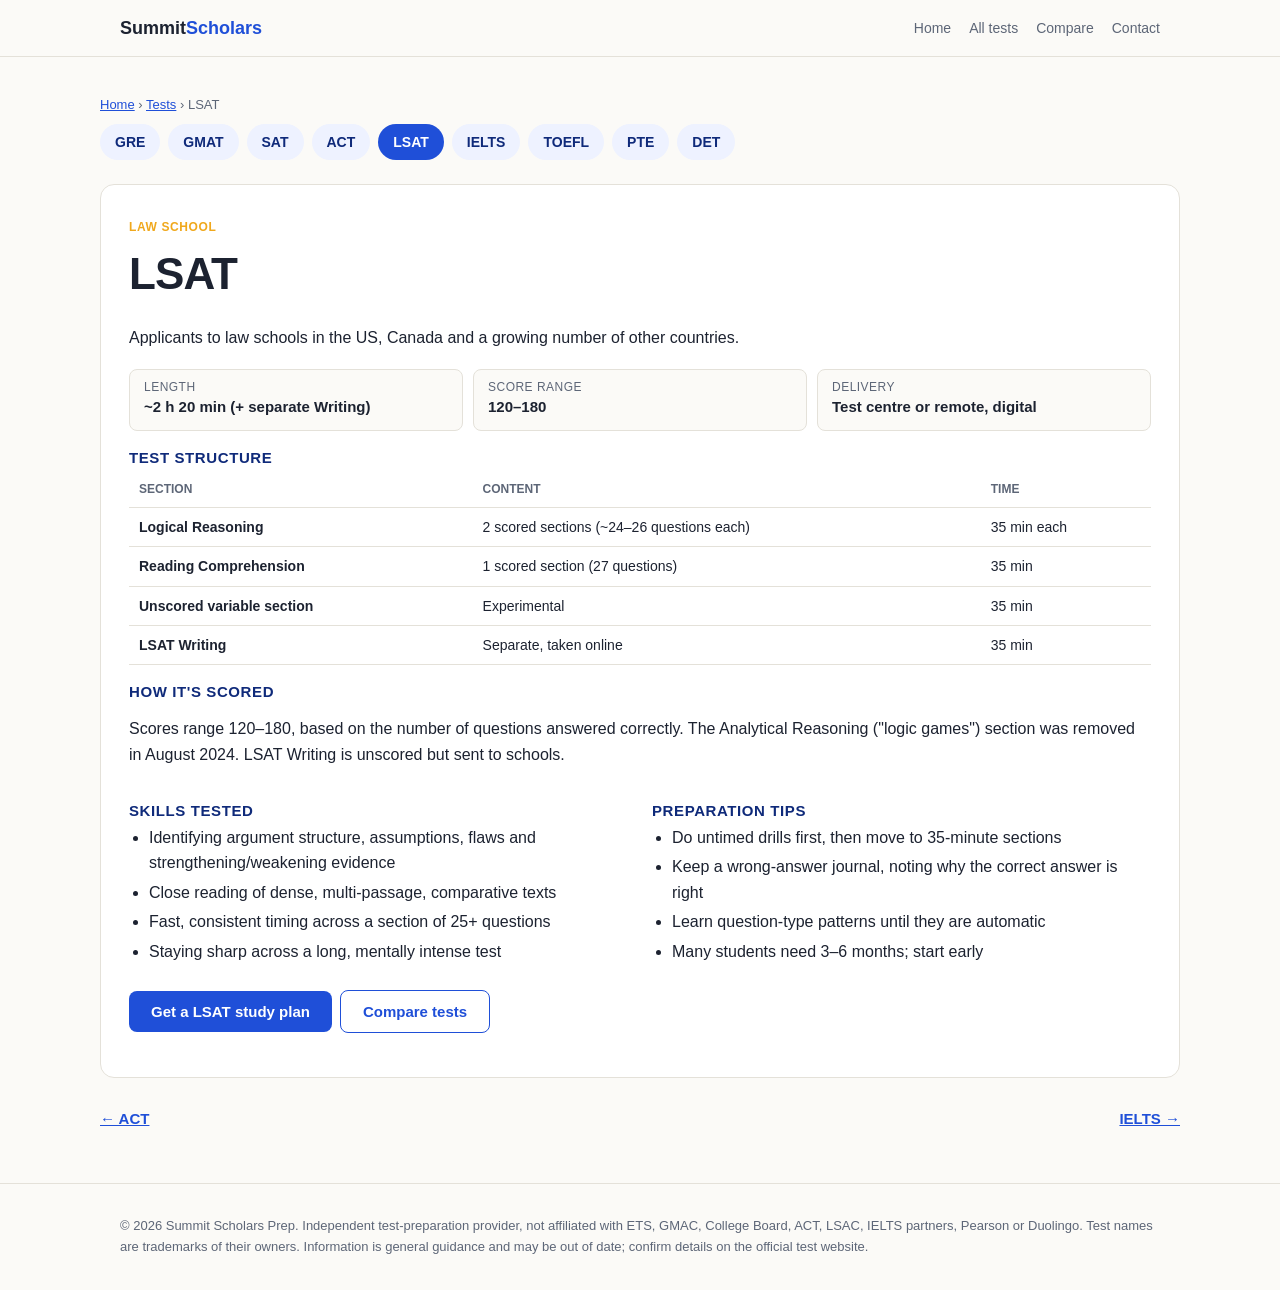
<file: lsat.html>
<!DOCTYPE html>
<html lang="en"><head><meta charset="utf-8"><meta name="viewport" content="width=device-width, initial-scale=1, viewport-fit=cover">
<title>LSAT guide: format, scoring & tips | Summit Scholars Prep</title><meta name="description" content="LSAT: structure, scoring, skills tested and preparation tips. JD and law-school admissions.">
<link rel="stylesheet" href="style.css"></head><body>
<header><div class="wrap"><nav><a class="logo" href="index.html">Summit<span>Scholars</span></a>
<div class="links"><a href="index.html">Home</a><a href="tests.html">All tests</a><a href="compare.html">Compare</a><a href="contact.html">Contact</a></div></nav></div></header>
<main>
<div class="wrap page"><div class="crumbs"><a href="index.html">Home</a> › <a href="tests.html">Tests</a> › LSAT</div>
<div class="chips"><a class="chip" href="gre.html">GRE</a><a class="chip" href="gmat.html">GMAT</a><a class="chip" href="sat.html">SAT</a><a class="chip" href="act.html">ACT</a><a class="chip" href="lsat.html" aria-current="page">LSAT</a><a class="chip" href="ielts.html">IELTS</a><a class="chip" href="toefl.html">TOEFL</a><a class="chip" href="pte.html">PTE</a><a class="chip" href="duolingo.html">DET</a></div>
<div id="detail"><span class="tag" style="font:700 12px Arial,Helvetica,sans-serif;color:var(--acc);text-transform:uppercase;letter-spacing:.05em">Law school</span>
<h1>LSAT</h1><p>Applicants to law schools in the US, Canada and a growing number of other countries.</p>
<div class="facts"><div class="fact"><small>Length</small><b>~2 h 20 min (+ separate Writing)</b></div><div class="fact"><small>Score range</small><b>120–180</b></div><div class="fact"><small>Delivery</small><b>Test centre or remote, digital</b></div></div>
<h4>Test structure</h4><div class="tbl"><table><thead><tr><th>Section</th><th>Content</th><th>Time</th></tr></thead><tbody><tr><td><b>Logical Reasoning</b></td><td>2 scored sections (~24–26 questions each)</td><td>35 min each</td></tr><tr><td><b>Reading Comprehension</b></td><td>1 scored section (27 questions)</td><td>35 min</td></tr><tr><td><b>Unscored variable section</b></td><td>Experimental</td><td>35 min</td></tr><tr><td><b>LSAT Writing</b></td><td>Separate, taken online</td><td>35 min</td></tr></tbody></table></div>
<h4>How it's scored</h4><p>Scores range 120–180, based on the number of questions answered correctly. The Analytical Reasoning ("logic games") section was removed in August 2024. LSAT Writing is unscored but sent to schools.</p>
<div class="cols"><div><h4>Skills tested</h4><ul><li>Identifying argument structure, assumptions, flaws and strengthening/weakening evidence</li><li>Close reading of dense, multi-passage, comparative texts</li><li>Fast, consistent timing across a section of 25+ questions</li><li>Staying sharp across a long, mentally intense test</li></ul></div><div><h4>Preparation tips</h4><ul><li>Do untimed drills first, then move to 35-minute sections</li><li>Keep a wrong-answer journal, noting why the correct answer is right</li><li>Learn question-type patterns until they are automatic</li><li>Many students need 3–6 months; start early</li></ul></div></div>
<p style="margin-top:20px"><a class="btn" href="contact.html">Get a LSAT study plan</a><a class="btn alt" href="compare.html">Compare tests</a></p></div>
<div class="pager"><a href="act.html">← ACT</a><a href="ielts.html">IELTS →</a></div></div></main>
<footer><div class="wrap">© 2026 Summit Scholars Prep. Independent test-preparation provider, not affiliated with ETS, GMAC, College Board, ACT, LSAC, IELTS partners, Pearson or Duolingo. Test names are trademarks of their owners. Information is general guidance and may be out of date; confirm details on the official test website.</div></footer></body></html>
</file>
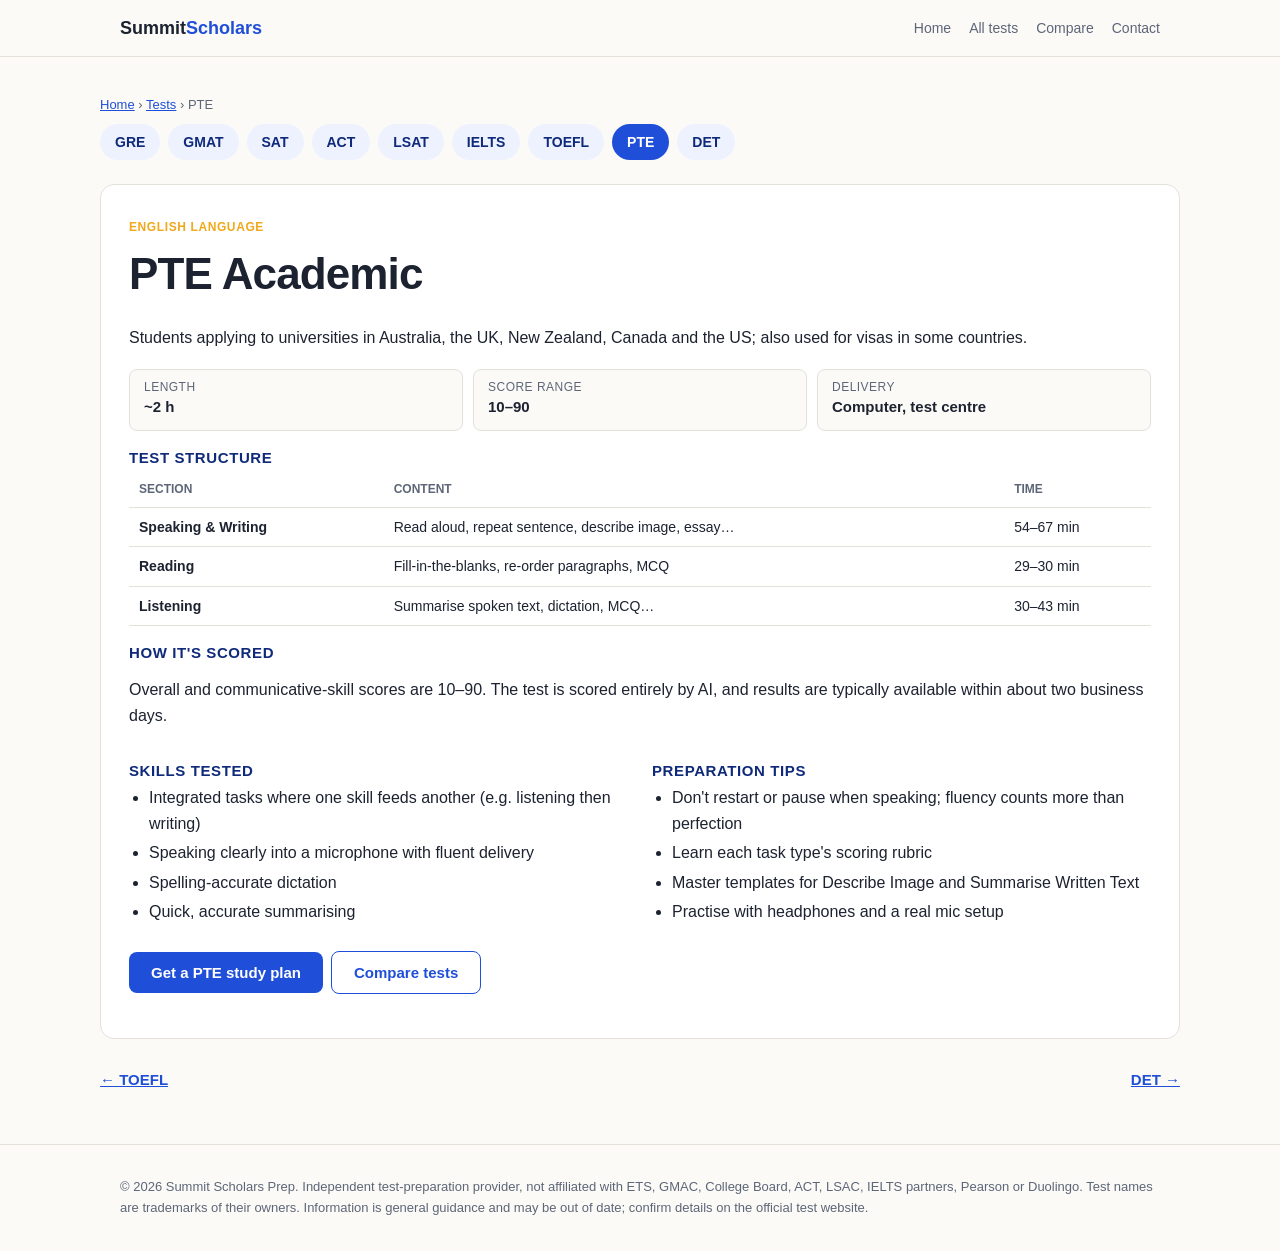
<file: pte.html>
<!DOCTYPE html>
<html lang="en"><head><meta charset="utf-8"><meta name="viewport" content="width=device-width, initial-scale=1, viewport-fit=cover">
<title>PTE Academic guide: format, scoring & tips | Summit Scholars Prep</title><meta name="description" content="PTE Academic: structure, scoring, skills tested and preparation tips. Fast, computer-scored English test.">
<link rel="stylesheet" href="style.css"></head><body>
<header><div class="wrap"><nav><a class="logo" href="index.html">Summit<span>Scholars</span></a>
<div class="links"><a href="index.html">Home</a><a href="tests.html">All tests</a><a href="compare.html">Compare</a><a href="contact.html">Contact</a></div></nav></div></header>
<main>
<div class="wrap page"><div class="crumbs"><a href="index.html">Home</a> › <a href="tests.html">Tests</a> › PTE</div>
<div class="chips"><a class="chip" href="gre.html">GRE</a><a class="chip" href="gmat.html">GMAT</a><a class="chip" href="sat.html">SAT</a><a class="chip" href="act.html">ACT</a><a class="chip" href="lsat.html">LSAT</a><a class="chip" href="ielts.html">IELTS</a><a class="chip" href="toefl.html">TOEFL</a><a class="chip" href="pte.html" aria-current="page">PTE</a><a class="chip" href="duolingo.html">DET</a></div>
<div id="detail"><span class="tag" style="font:700 12px Arial,Helvetica,sans-serif;color:var(--acc);text-transform:uppercase;letter-spacing:.05em">English language</span>
<h1>PTE Academic</h1><p>Students applying to universities in Australia, the UK, New Zealand, Canada and the US; also used for visas in some countries.</p>
<div class="facts"><div class="fact"><small>Length</small><b>~2 h</b></div><div class="fact"><small>Score range</small><b>10–90</b></div><div class="fact"><small>Delivery</small><b>Computer, test centre</b></div></div>
<h4>Test structure</h4><div class="tbl"><table><thead><tr><th>Section</th><th>Content</th><th>Time</th></tr></thead><tbody><tr><td><b>Speaking & Writing</b></td><td>Read aloud, repeat sentence, describe image, essay…</td><td>54–67 min</td></tr><tr><td><b>Reading</b></td><td>Fill-in-the-blanks, re-order paragraphs, MCQ</td><td>29–30 min</td></tr><tr><td><b>Listening</b></td><td>Summarise spoken text, dictation, MCQ…</td><td>30–43 min</td></tr></tbody></table></div>
<h4>How it's scored</h4><p>Overall and communicative-skill scores are 10–90. The test is scored entirely by AI, and results are typically available within about two business days.</p>
<div class="cols"><div><h4>Skills tested</h4><ul><li>Integrated tasks where one skill feeds another (e.g. listening then writing)</li><li>Speaking clearly into a microphone with fluent delivery</li><li>Spelling-accurate dictation</li><li>Quick, accurate summarising</li></ul></div><div><h4>Preparation tips</h4><ul><li>Don't restart or pause when speaking; fluency counts more than perfection</li><li>Learn each task type's scoring rubric</li><li>Master templates for Describe Image and Summarise Written Text</li><li>Practise with headphones and a real mic setup</li></ul></div></div>
<p style="margin-top:20px"><a class="btn" href="contact.html">Get a PTE study plan</a><a class="btn alt" href="compare.html">Compare tests</a></p></div>
<div class="pager"><a href="toefl.html">← TOEFL</a><a href="duolingo.html">DET →</a></div></div></main>
<footer><div class="wrap">© 2026 Summit Scholars Prep. Independent test-preparation provider, not affiliated with ETS, GMAC, College Board, ACT, LSAC, IELTS partners, Pearson or Duolingo. Test names are trademarks of their owners. Information is general guidance and may be out of date; confirm details on the official test website.</div></footer></body></html>
</file>
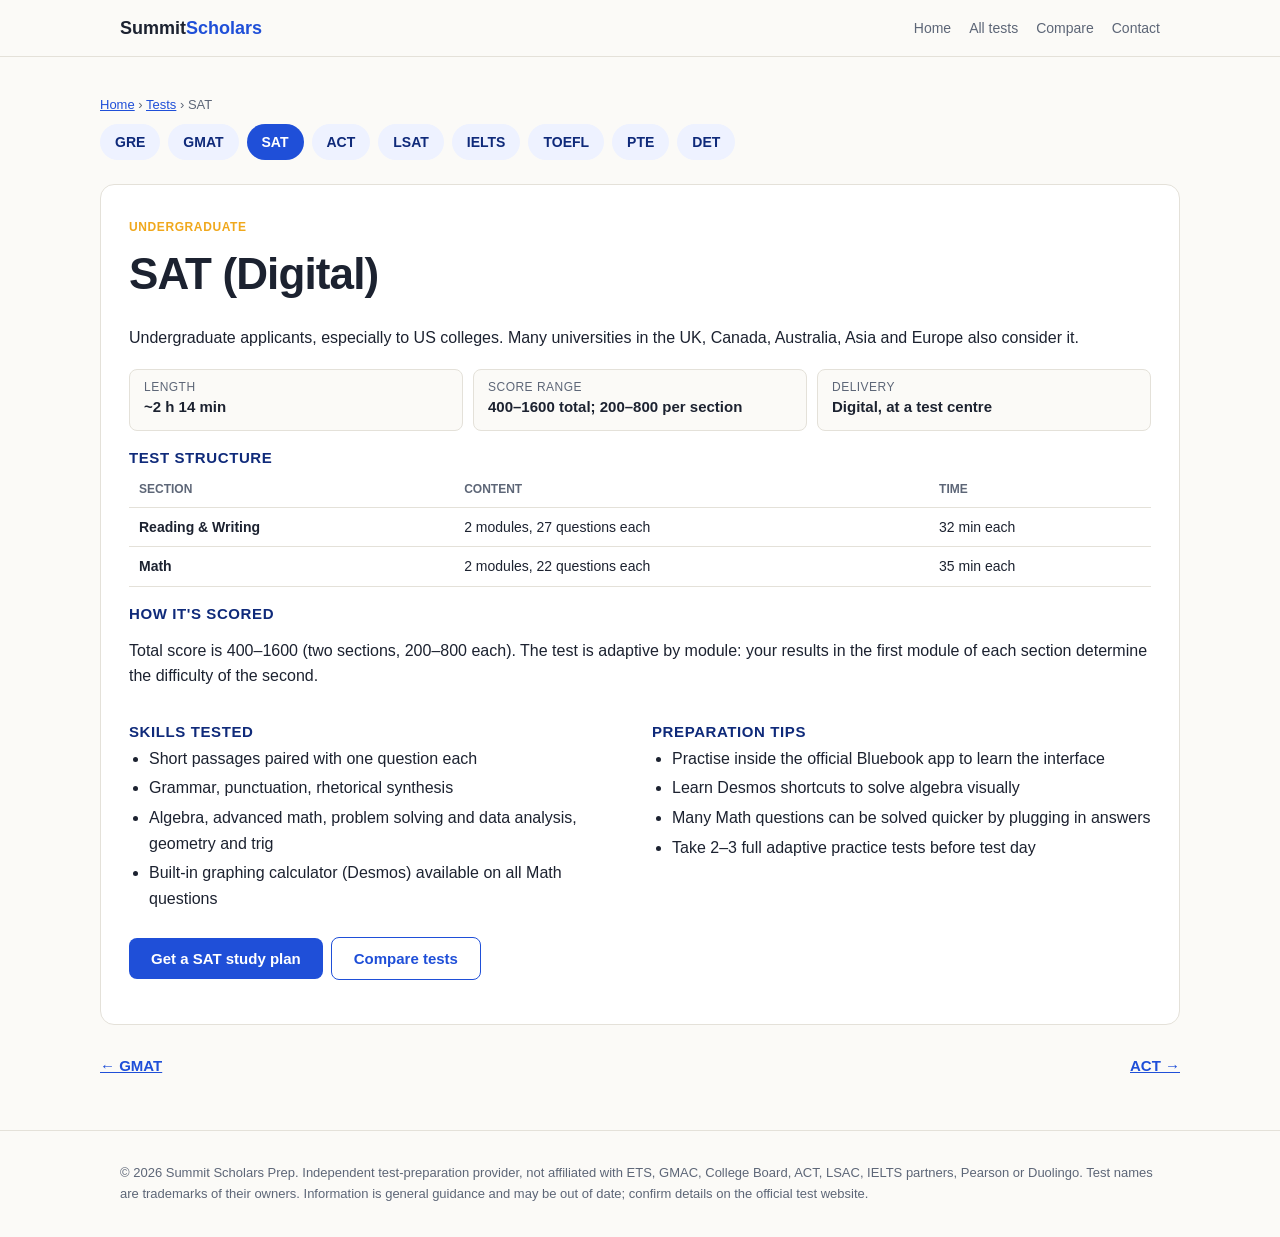
<file: sat.html>
<!DOCTYPE html>
<html lang="en"><head><meta charset="utf-8"><meta name="viewport" content="width=device-width, initial-scale=1, viewport-fit=cover">
<title>SAT (Digital) guide: format, scoring & tips | Summit Scholars Prep</title><meta name="description" content="SAT (Digital): structure, scoring, skills tested and preparation tips. Undergraduate admissions, mainly US.">
<link rel="stylesheet" href="style.css"></head><body>
<header><div class="wrap"><nav><a class="logo" href="index.html">Summit<span>Scholars</span></a>
<div class="links"><a href="index.html">Home</a><a href="tests.html">All tests</a><a href="compare.html">Compare</a><a href="contact.html">Contact</a></div></nav></div></header>
<main>
<div class="wrap page"><div class="crumbs"><a href="index.html">Home</a> › <a href="tests.html">Tests</a> › SAT</div>
<div class="chips"><a class="chip" href="gre.html">GRE</a><a class="chip" href="gmat.html">GMAT</a><a class="chip" href="sat.html" aria-current="page">SAT</a><a class="chip" href="act.html">ACT</a><a class="chip" href="lsat.html">LSAT</a><a class="chip" href="ielts.html">IELTS</a><a class="chip" href="toefl.html">TOEFL</a><a class="chip" href="pte.html">PTE</a><a class="chip" href="duolingo.html">DET</a></div>
<div id="detail"><span class="tag" style="font:700 12px Arial,Helvetica,sans-serif;color:var(--acc);text-transform:uppercase;letter-spacing:.05em">Undergraduate</span>
<h1>SAT (Digital)</h1><p>Undergraduate applicants, especially to US colleges. Many universities in the UK, Canada, Australia, Asia and Europe also consider it.</p>
<div class="facts"><div class="fact"><small>Length</small><b>~2 h 14 min</b></div><div class="fact"><small>Score range</small><b>400–1600 total; 200–800 per section</b></div><div class="fact"><small>Delivery</small><b>Digital, at a test centre</b></div></div>
<h4>Test structure</h4><div class="tbl"><table><thead><tr><th>Section</th><th>Content</th><th>Time</th></tr></thead><tbody><tr><td><b>Reading & Writing</b></td><td>2 modules, 27 questions each</td><td>32 min each</td></tr><tr><td><b>Math</b></td><td>2 modules, 22 questions each</td><td>35 min each</td></tr></tbody></table></div>
<h4>How it's scored</h4><p>Total score is 400–1600 (two sections, 200–800 each). The test is adaptive by module: your results in the first module of each section determine the difficulty of the second.</p>
<div class="cols"><div><h4>Skills tested</h4><ul><li>Short passages paired with one question each</li><li>Grammar, punctuation, rhetorical synthesis</li><li>Algebra, advanced math, problem solving and data analysis, geometry and trig</li><li>Built-in graphing calculator (Desmos) available on all Math questions</li></ul></div><div><h4>Preparation tips</h4><ul><li>Practise inside the official Bluebook app to learn the interface</li><li>Learn Desmos shortcuts to solve algebra visually</li><li>Many Math questions can be solved quicker by plugging in answers</li><li>Take 2–3 full adaptive practice tests before test day</li></ul></div></div>
<p style="margin-top:20px"><a class="btn" href="contact.html">Get a SAT study plan</a><a class="btn alt" href="compare.html">Compare tests</a></p></div>
<div class="pager"><a href="gmat.html">← GMAT</a><a href="act.html">ACT →</a></div></div></main>
<footer><div class="wrap">© 2026 Summit Scholars Prep. Independent test-preparation provider, not affiliated with ETS, GMAC, College Board, ACT, LSAC, IELTS partners, Pearson or Duolingo. Test names are trademarks of their owners. Information is general guidance and may be out of date; confirm details on the official test website.</div></footer></body></html>
</file>
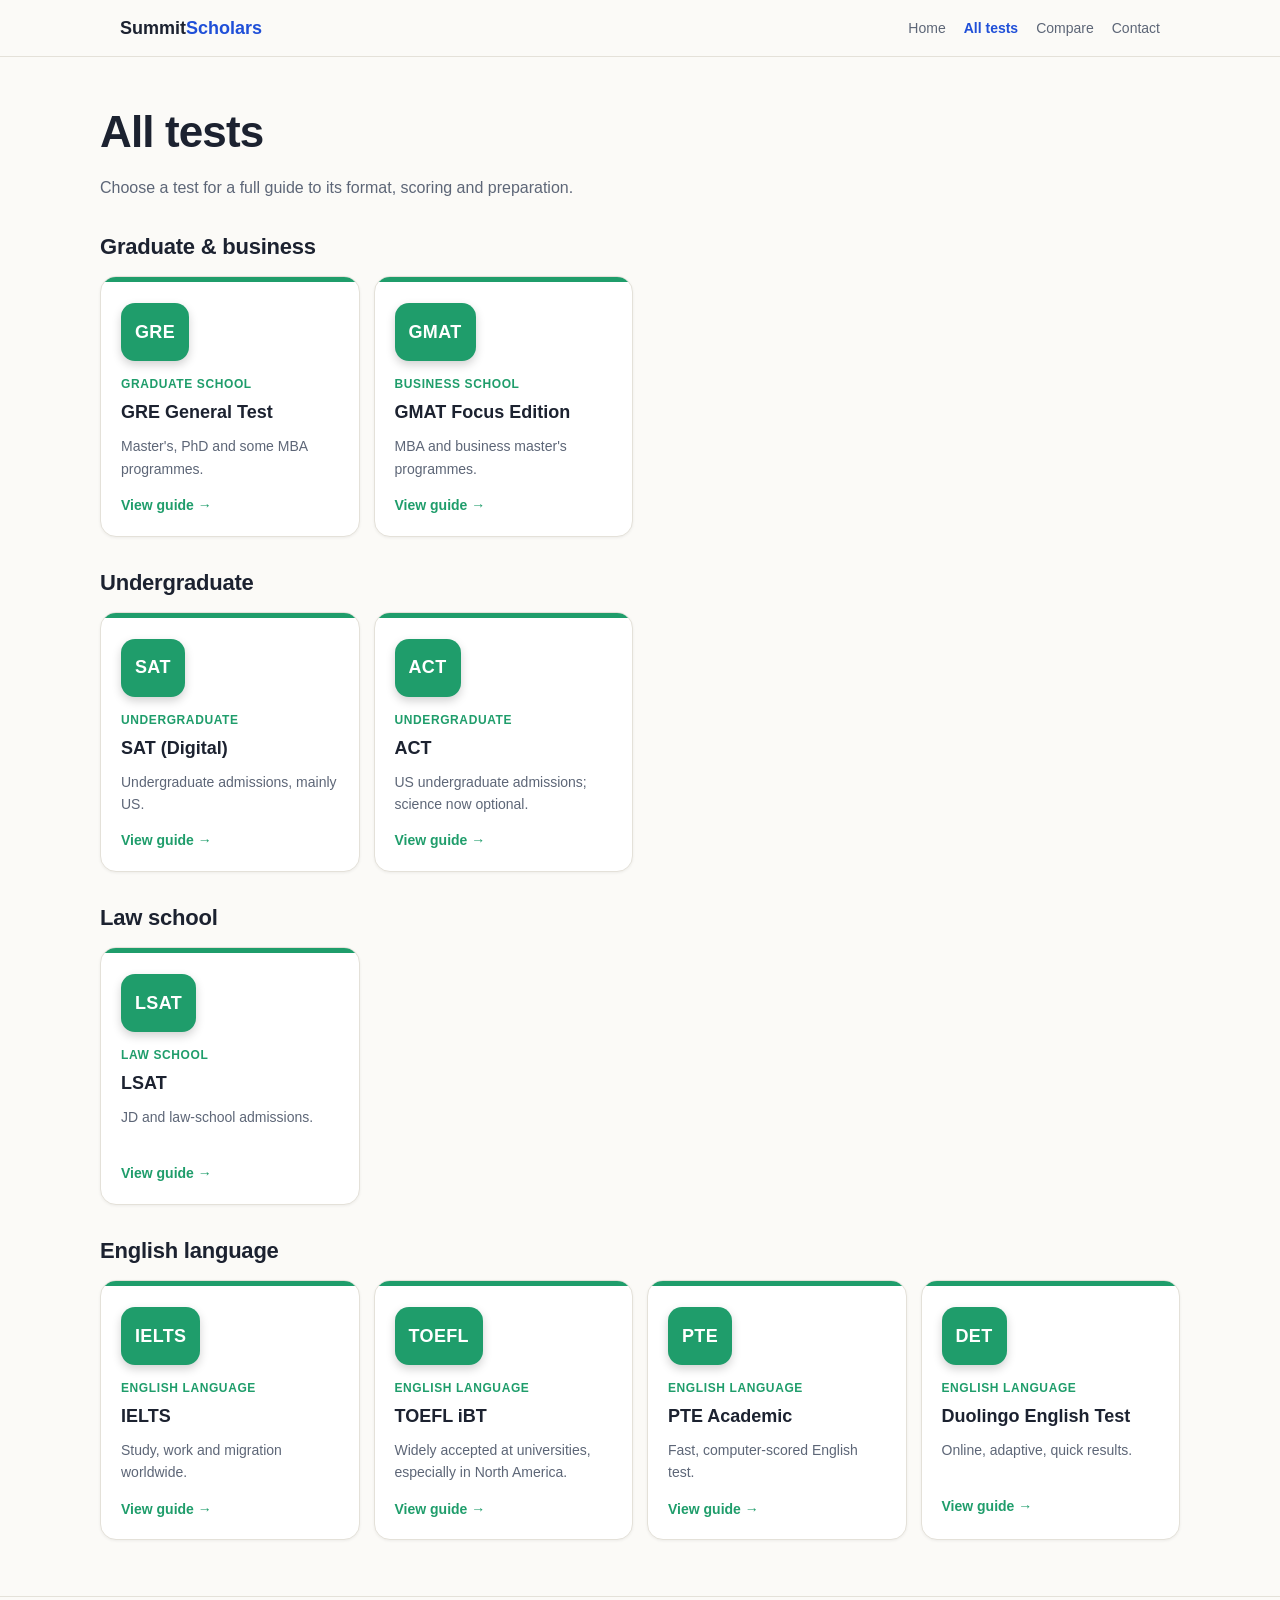
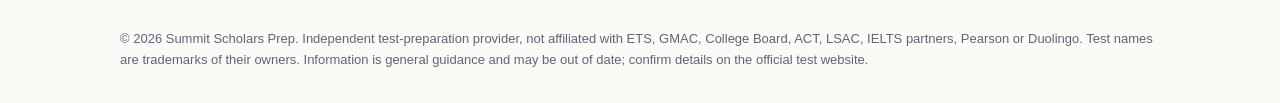
<file: tests.html>
<!DOCTYPE html>
<html lang="en"><head><meta charset="utf-8"><meta name="viewport" content="width=device-width, initial-scale=1, viewport-fit=cover">
<title>All standardised tests | Summit Scholars Prep</title><meta name="description" content="Guides to GRE, GMAT, SAT, ACT, LSAT, IELTS, TOEFL, PTE and Duolingo English Test.">
<link rel="stylesheet" href="style.css"></head><body>
<header><div class="wrap"><nav><a class="logo" href="index.html">Summit<span>Scholars</span></a>
<div class="links"><a href="index.html">Home</a><a href="tests.html" aria-current="page">All tests</a><a href="compare.html">Compare</a><a href="contact.html">Contact</a></div></nav></div></header>
<main>
<div class="wrap page"><h1>All tests</h1><p class="sub">Choose a test for a full guide to its format, scoring and preparation.</p>
<h2 style="font-size:22px;margin:28px 0 12px">Graduate & business</h2><div class="grid"><a class="card" data-cat="grad" href="gre.html"><div class="badge">GRE</div><span class="tag">Graduate school</span><h3>GRE General Test</h3><p>Master's, PhD and some MBA programmes.</p><span class="go">View guide <i>→</i></span></a><a class="card" data-cat="grad" href="gmat.html"><div class="badge">GMAT</div><span class="tag">Business school</span><h3>GMAT Focus Edition</h3><p>MBA and business master's programmes.</p><span class="go">View guide <i>→</i></span></a></div><h2 style="font-size:22px;margin:28px 0 12px">Undergraduate</h2><div class="grid"><a class="card" data-cat="ug" href="sat.html"><div class="badge">SAT</div><span class="tag">Undergraduate</span><h3>SAT (Digital)</h3><p>Undergraduate admissions, mainly US.</p><span class="go">View guide <i>→</i></span></a><a class="card" data-cat="ug" href="act.html"><div class="badge">ACT</div><span class="tag">Undergraduate</span><h3>ACT</h3><p>US undergraduate admissions; science now optional.</p><span class="go">View guide <i>→</i></span></a></div><h2 style="font-size:22px;margin:28px 0 12px">Law school</h2><div class="grid"><a class="card" data-cat="law" href="lsat.html"><div class="badge">LSAT</div><span class="tag">Law school</span><h3>LSAT</h3><p>JD and law-school admissions.</p><span class="go">View guide <i>→</i></span></a></div><h2 style="font-size:22px;margin:28px 0 12px">English language</h2><div class="grid"><a class="card" data-cat="eng" href="ielts.html"><div class="badge">IELTS</div><span class="tag">English language</span><h3>IELTS</h3><p>Study, work and migration worldwide.</p><span class="go">View guide <i>→</i></span></a><a class="card" data-cat="eng" href="toefl.html"><div class="badge">TOEFL</div><span class="tag">English language</span><h3>TOEFL iBT</h3><p>Widely accepted at universities, especially in North America.</p><span class="go">View guide <i>→</i></span></a><a class="card" data-cat="eng" href="pte.html"><div class="badge">PTE</div><span class="tag">English language</span><h3>PTE Academic</h3><p>Fast, computer-scored English test.</p><span class="go">View guide <i>→</i></span></a><a class="card" data-cat="eng" href="duolingo.html"><div class="badge">DET</div><span class="tag">English language</span><h3>Duolingo English Test</h3><p>Online, adaptive, quick results.</p><span class="go">View guide <i>→</i></span></a></div></div></main>
<footer><div class="wrap">© 2026 Summit Scholars Prep. Independent test-preparation provider, not affiliated with ETS, GMAC, College Board, ACT, LSAC, IELTS partners, Pearson or Duolingo. Test names are trademarks of their owners. Information is general guidance and may be out of date; confirm details on the official test website.</div></footer></body></html>
</file>
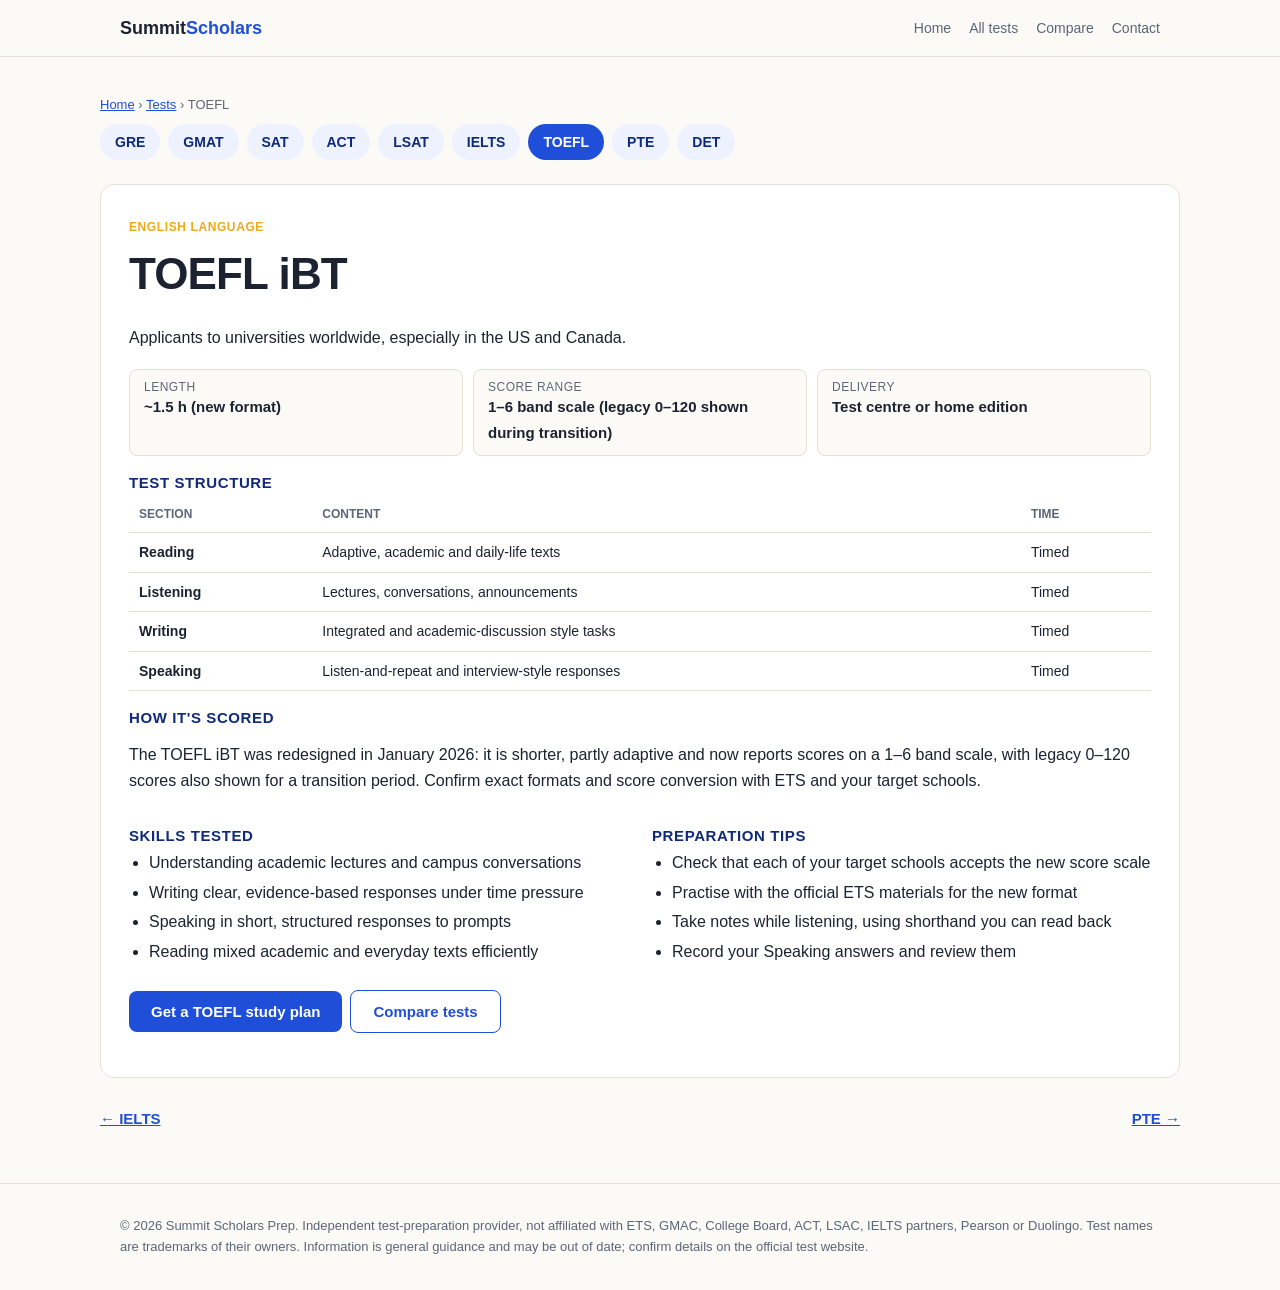
<file: toefl.html>
<!DOCTYPE html>
<html lang="en"><head><meta charset="utf-8"><meta name="viewport" content="width=device-width, initial-scale=1, viewport-fit=cover">
<title>TOEFL iBT guide: format, scoring & tips | Summit Scholars Prep</title><meta name="description" content="TOEFL iBT: structure, scoring, skills tested and preparation tips. Widely accepted at universities, especially in North America.">
<link rel="stylesheet" href="style.css"></head><body>
<header><div class="wrap"><nav><a class="logo" href="index.html">Summit<span>Scholars</span></a>
<div class="links"><a href="index.html">Home</a><a href="tests.html">All tests</a><a href="compare.html">Compare</a><a href="contact.html">Contact</a></div></nav></div></header>
<main>
<div class="wrap page"><div class="crumbs"><a href="index.html">Home</a> › <a href="tests.html">Tests</a> › TOEFL</div>
<div class="chips"><a class="chip" href="gre.html">GRE</a><a class="chip" href="gmat.html">GMAT</a><a class="chip" href="sat.html">SAT</a><a class="chip" href="act.html">ACT</a><a class="chip" href="lsat.html">LSAT</a><a class="chip" href="ielts.html">IELTS</a><a class="chip" href="toefl.html" aria-current="page">TOEFL</a><a class="chip" href="pte.html">PTE</a><a class="chip" href="duolingo.html">DET</a></div>
<div id="detail"><span class="tag" style="font:700 12px Arial,Helvetica,sans-serif;color:var(--acc);text-transform:uppercase;letter-spacing:.05em">English language</span>
<h1>TOEFL iBT</h1><p>Applicants to universities worldwide, especially in the US and Canada.</p>
<div class="facts"><div class="fact"><small>Length</small><b>~1.5 h (new format)</b></div><div class="fact"><small>Score range</small><b>1–6 band scale (legacy 0–120 shown during transition)</b></div><div class="fact"><small>Delivery</small><b>Test centre or home edition</b></div></div>
<h4>Test structure</h4><div class="tbl"><table><thead><tr><th>Section</th><th>Content</th><th>Time</th></tr></thead><tbody><tr><td><b>Reading</b></td><td>Adaptive, academic and daily-life texts</td><td>Timed</td></tr><tr><td><b>Listening</b></td><td>Lectures, conversations, announcements</td><td>Timed</td></tr><tr><td><b>Writing</b></td><td>Integrated and academic-discussion style tasks</td><td>Timed</td></tr><tr><td><b>Speaking</b></td><td>Listen-and-repeat and interview-style responses</td><td>Timed</td></tr></tbody></table></div>
<h4>How it's scored</h4><p>The TOEFL iBT was redesigned in January 2026: it is shorter, partly adaptive and now reports scores on a 1–6 band scale, with legacy 0–120 scores also shown for a transition period. Confirm exact formats and score conversion with ETS and your target schools.</p>
<div class="cols"><div><h4>Skills tested</h4><ul><li>Understanding academic lectures and campus conversations</li><li>Writing clear, evidence-based responses under time pressure</li><li>Speaking in short, structured responses to prompts</li><li>Reading mixed academic and everyday texts efficiently</li></ul></div><div><h4>Preparation tips</h4><ul><li>Check that each of your target schools accepts the new score scale</li><li>Practise with the official ETS materials for the new format</li><li>Take notes while listening, using shorthand you can read back</li><li>Record your Speaking answers and review them</li></ul></div></div>
<p style="margin-top:20px"><a class="btn" href="contact.html">Get a TOEFL study plan</a><a class="btn alt" href="compare.html">Compare tests</a></p></div>
<div class="pager"><a href="ielts.html">← IELTS</a><a href="pte.html">PTE →</a></div></div></main>
<footer><div class="wrap">© 2026 Summit Scholars Prep. Independent test-preparation provider, not affiliated with ETS, GMAC, College Board, ACT, LSAC, IELTS partners, Pearson or Duolingo. Test names are trademarks of their owners. Information is general guidance and may be out of date; confirm details on the official test website.</div></footer></body></html>
</file>
<file: style.css>
:root{--bg:#fbfaf7;--surf:#fff;--ink:#1c2230;--mut:#5d6677;--line:#e4e1d9;--brand:#1f4fd8;--brand2:#0f2a7a;--acc:#f0a81c;--chip:#eef2ff;box-sizing:border-box;padding-top:env(safe-area-inset-top,0px);padding-bottom:env(safe-area-inset-bottom,0px)}
@media (prefers-color-scheme:dark){:root:not([data-theme="light"]){--bg:#10131b;--surf:#181c27;--ink:#eceef4;--mut:#a0a8ba;--line:#2a3042;--brand:#7a9bff;--brand2:#b9c9ff;--acc:#f5b83d;--chip:#1f2640;color-scheme:dark}}
:root[data-theme="dark"]{--bg:#10131b;--surf:#181c27;--ink:#eceef4;--mut:#a0a8ba;--line:#2a3042;--brand:#7a9bff;--brand2:#b9c9ff;--acc:#f5b83d;--chip:#1f2640;color-scheme:dark}
*{box-sizing:border-box}html{scroll-behavior:smooth;scroll-padding-top:70px}
body{margin:0;background:var(--bg);color:var(--ink);font:16px/1.6 Arial,Helvetica,sans-serif}
h1,h2,h3,nav,button,.chip,th,.tag{font-family:Arial,Helvetica,sans-serif}
a{color:var(--brand)}
.wrap{max-width:1080px;margin:0 auto;padding:0 20px}
header{position:sticky;top:0;z-index:10;background:var(--bg);border-bottom:1px solid var(--line)}
nav{display:flex;align-items:center;justify-content:space-between;height:56px;gap:12px}
.logo{font-weight:800;font-size:18px;color:var(--ink);text-decoration:none}.logo span{color:var(--brand)}
nav .links{display:flex;gap:18px;font-size:14px;overflow-x:auto}
nav .links a{color:var(--mut);text-decoration:none;white-space:nowrap}
nav .links a:hover{color:var(--brand)}
.hero{padding:64px 0 48px}
.hero h1{font-size:clamp(32px,6vw,54px);line-height:1.1;margin:0 0 16px;letter-spacing:-.02em;max-width:760px}
.hero h1 em{font-style:normal;color:var(--brand)}
.hero p{font-size:18px;color:var(--mut);max-width:640px;margin:0 0 24px}
.btn{display:inline-block;background:var(--brand);color:#fff;padding:12px 22px;border-radius:8px;font:600 15px Arial,Helvetica,sans-serif;text-decoration:none;border:0;cursor:pointer}
.btn.alt{background:transparent;color:var(--brand);border:1.5px solid var(--brand);margin-left:8px}
.stats{display:grid;grid-template-columns:repeat(auto-fit,minmax(150px,1fr));gap:12px;margin-top:36px}
.stat{background:var(--surf);border:1px solid var(--line);border-radius:10px;padding:14px 16px}
.stat b{font:700 26px Arial,Helvetica,sans-serif;color:var(--brand);display:block}.stat span{font-size:13px;color:var(--mut)}
section{padding:48px 0;border-top:1px solid var(--line)}
h2{font-size:30px;margin:0 0 8px;letter-spacing:-.01em}.sub{color:var(--mut);margin:0 0 24px;max-width:700px}
.chips{display:flex;flex-wrap:wrap;gap:8px;margin-bottom:20px}
.chip{background:var(--chip);color:var(--brand2);border:1px solid transparent;padding:6px 14px;border-radius:999px;font-size:14px;cursor:pointer}
.chip[aria-pressed="true"]{background:var(--brand);color:#fff}
.grid{display:grid;grid-template-columns:repeat(auto-fill,minmax(230px,1fr));gap:14px}
.card{background:var(--surf);border:1px solid var(--line);border-radius:12px;padding:18px;text-align:left;cursor:pointer;color:var(--ink);font:inherit;transition:.15s}
.card:hover,.card[aria-pressed="true"]{border-color:var(--brand);transform:translateY(-2px)}
.card h3{margin:0 0 4px;font-size:22px}.card .tag{font-size:12px;color:var(--acc);font-weight:700;text-transform:uppercase;letter-spacing:.05em}
.card p{margin:8px 0 0;font-size:14px;color:var(--mut)}
#detail{background:var(--surf);border:1px solid var(--line);border-radius:14px;padding:28px;margin-top:24px}
#detail h3{font-size:28px;margin:0 0 4px}
.facts{display:grid;grid-template-columns:repeat(auto-fit,minmax(170px,1fr));gap:10px;margin:18px 0}
.fact{background:var(--bg);border-radius:8px;padding:10px 14px;border:1px solid var(--line)}
.fact small{display:block;color:var(--mut);font:12px Arial,Helvetica,sans-serif;text-transform:uppercase;letter-spacing:.04em}.fact b{font:600 15px Arial,Helvetica,sans-serif}
.cols{display:grid;grid-template-columns:repeat(auto-fit,minmax(280px,1fr));gap:24px}
h4{font:700 15px Arial,Helvetica,sans-serif;margin:18px 0 6px;color:var(--brand2);text-transform:uppercase;letter-spacing:.04em}
.tbl{overflow-x:auto}
table{border-collapse:collapse;width:100%;font-size:14px}th,td{text-align:left;padding:8px 10px;border-bottom:1px solid var(--line);vertical-align:top}th{font-size:12px;color:var(--mut);text-transform:uppercase}
ul{padding-left:20px;margin:6px 0}li{margin:4px 0}
.cmp td:first-child{font-weight:700;font-family:Arial,Helvetica,sans-serif;white-space:nowrap}
.plan{display:grid;grid-template-columns:repeat(auto-fit,minmax(220px,1fr));gap:14px;counter-reset:s}
.step{background:var(--surf);border:1px solid var(--line);border-radius:12px;padding:18px}
.step:before{counter-increment:s;content:counter(s);display:inline-grid;place-items:center;width:30px;height:30px;border-radius:50%;background:var(--brand);color:#fff;font:700 14px Arial,Helvetica,sans-serif;margin-bottom:8px}
.step h3{margin:0 0 4px;font-size:18px}.step p{margin:0;font-size:14px;color:var(--mut)}
details{background:var(--surf);border:1px solid var(--line);border-radius:10px;padding:12px 16px;margin-bottom:10px}
summary{cursor:pointer;font:600 16px Arial,Helvetica,sans-serif}details p{margin:8px 0 0;color:var(--mut)}
footer{border-top:1px solid var(--line);padding:32px 0;font-size:13px;color:var(--mut)}
@media(max-width:640px){.btn.alt{margin:10px 0 0}#detail{padding:18px}}

a.card{display:block;text-decoration:none}
.chip{text-decoration:none;display:inline-block}
a.chip[aria-current="page"]{background:var(--brand);color:#fff}
nav .links a[aria-current="page"]{color:var(--brand);font-weight:700}
.detail{padding:0}.crumbs{font:13px Arial,Helvetica,sans-serif;color:var(--mut);margin-bottom:12px}
.pager{display:flex;justify-content:space-between;gap:12px;margin-top:32px;font:600 15px Arial,Helvetica,sans-serif;flex-wrap:wrap}
.page{padding:40px 0 56px}.page h1{font-size:clamp(30px,5vw,44px);margin:0 0 8px;letter-spacing:-.02em}

.card{position:relative;overflow:hidden;padding:22px 20px 18px;border-radius:16px;box-shadow:0 1px 3px rgba(0,0,0,.06);transition:transform .2s,box-shadow .2s,border-color .2s}
.card:before{content:"";position:absolute;left:0;right:0;top:0;height:5px;background:var(--c)}
.card{--c:#1f9d6b}
.badge{display:inline-flex;align-items:center;justify-content:center;min-width:58px;height:58px;padding:0 14px;border-radius:14px;background:var(--c);color:#fff;font:700 18px Arial,sans-serif;letter-spacing:.02em;margin:4px 0 14px;box-shadow:0 4px 10px rgba(0,0,0,.18)}
.card .tag{display:block;color:var(--c)}
.card h3{font-size:18px;margin:4px 0 6px}
.card p{min-height:42px}
.go{display:inline-block;margin-top:14px;font-weight:700;font-size:14px;color:var(--c)}
.go i{font-style:normal;display:inline-block;transition:transform .2s}
.card:hover,.card:focus-visible{transform:translateY(-5px);box-shadow:0 14px 28px rgba(0,0,0,.14);border-color:var(--c)}
.card:hover .go i{transform:translateX(6px)}
.card:focus-visible{outline:3px solid var(--c);outline-offset:2px}
.chip{transition:.15s;font-weight:600}.chip:hover{background:var(--brand);color:#fff}
@media(max-width:640px){nav .links{display:flex;gap:12px}.logo{font-size:15px}}
</file>
